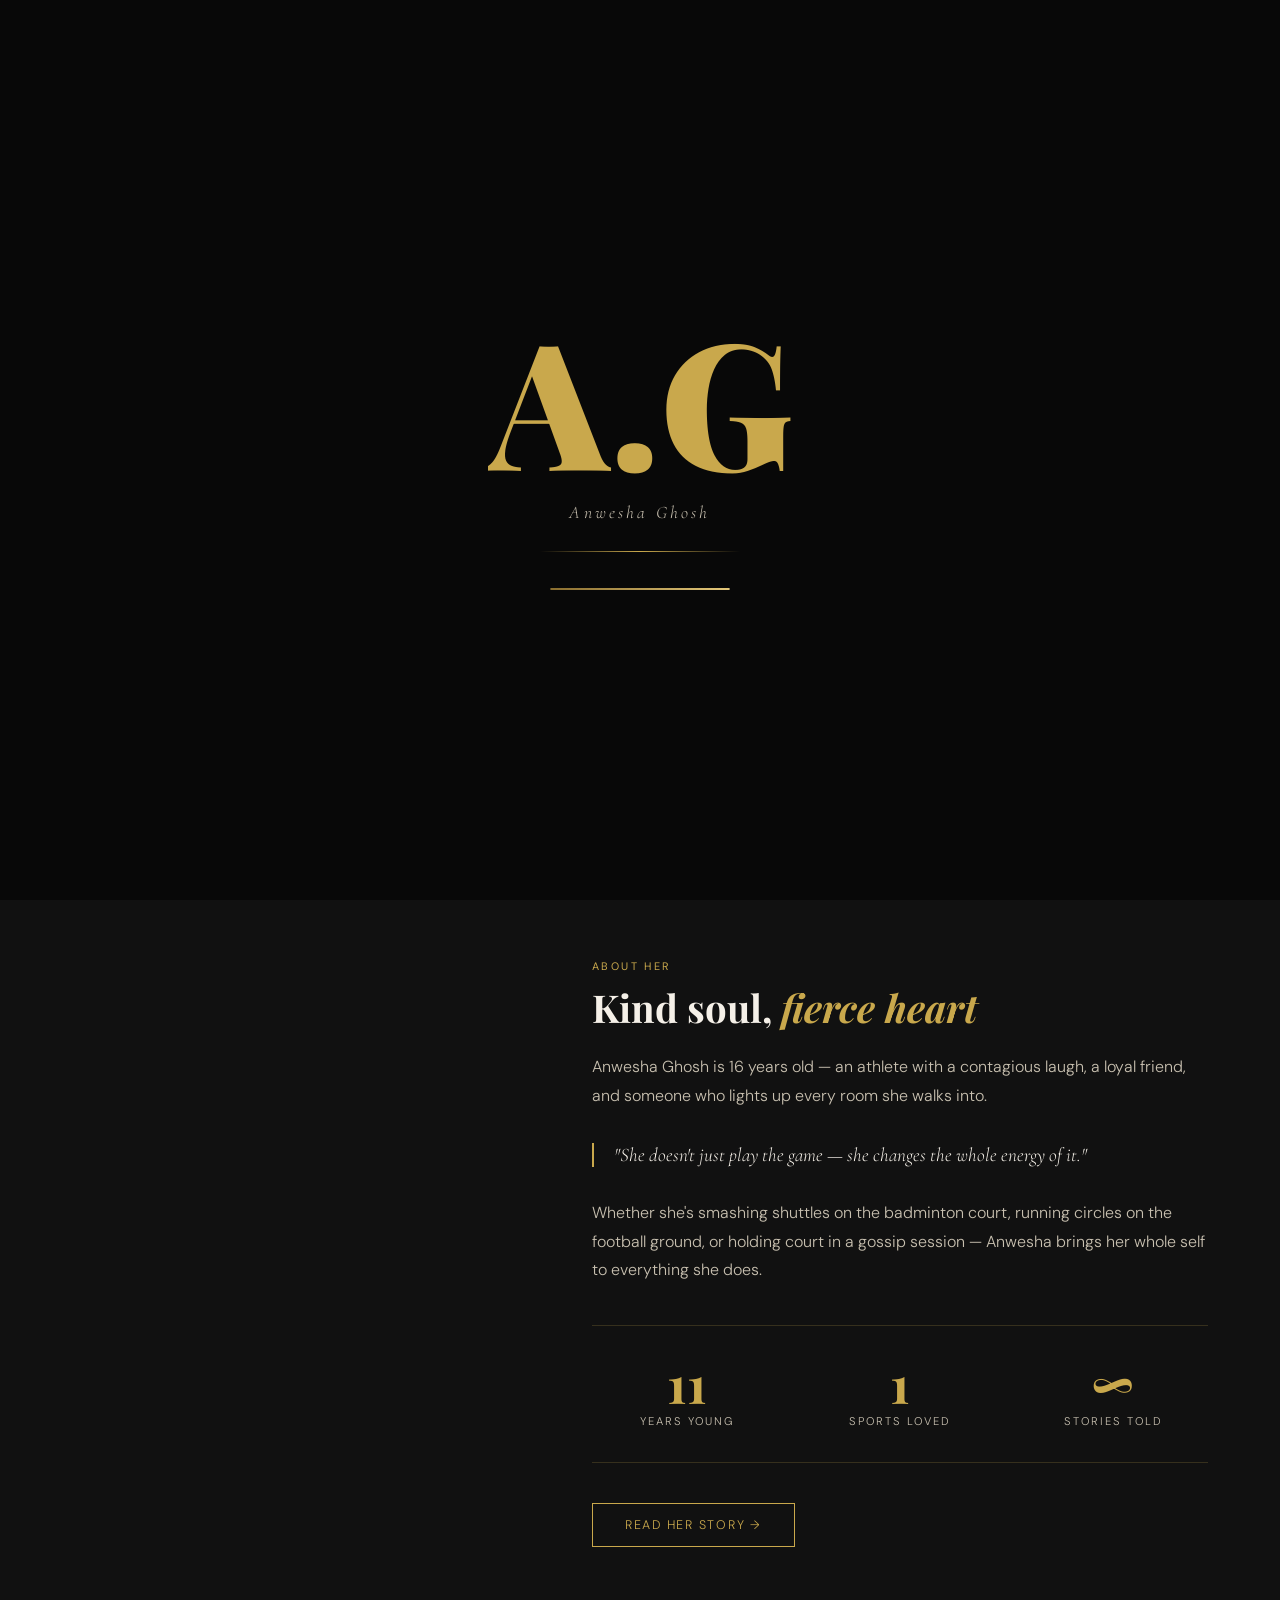
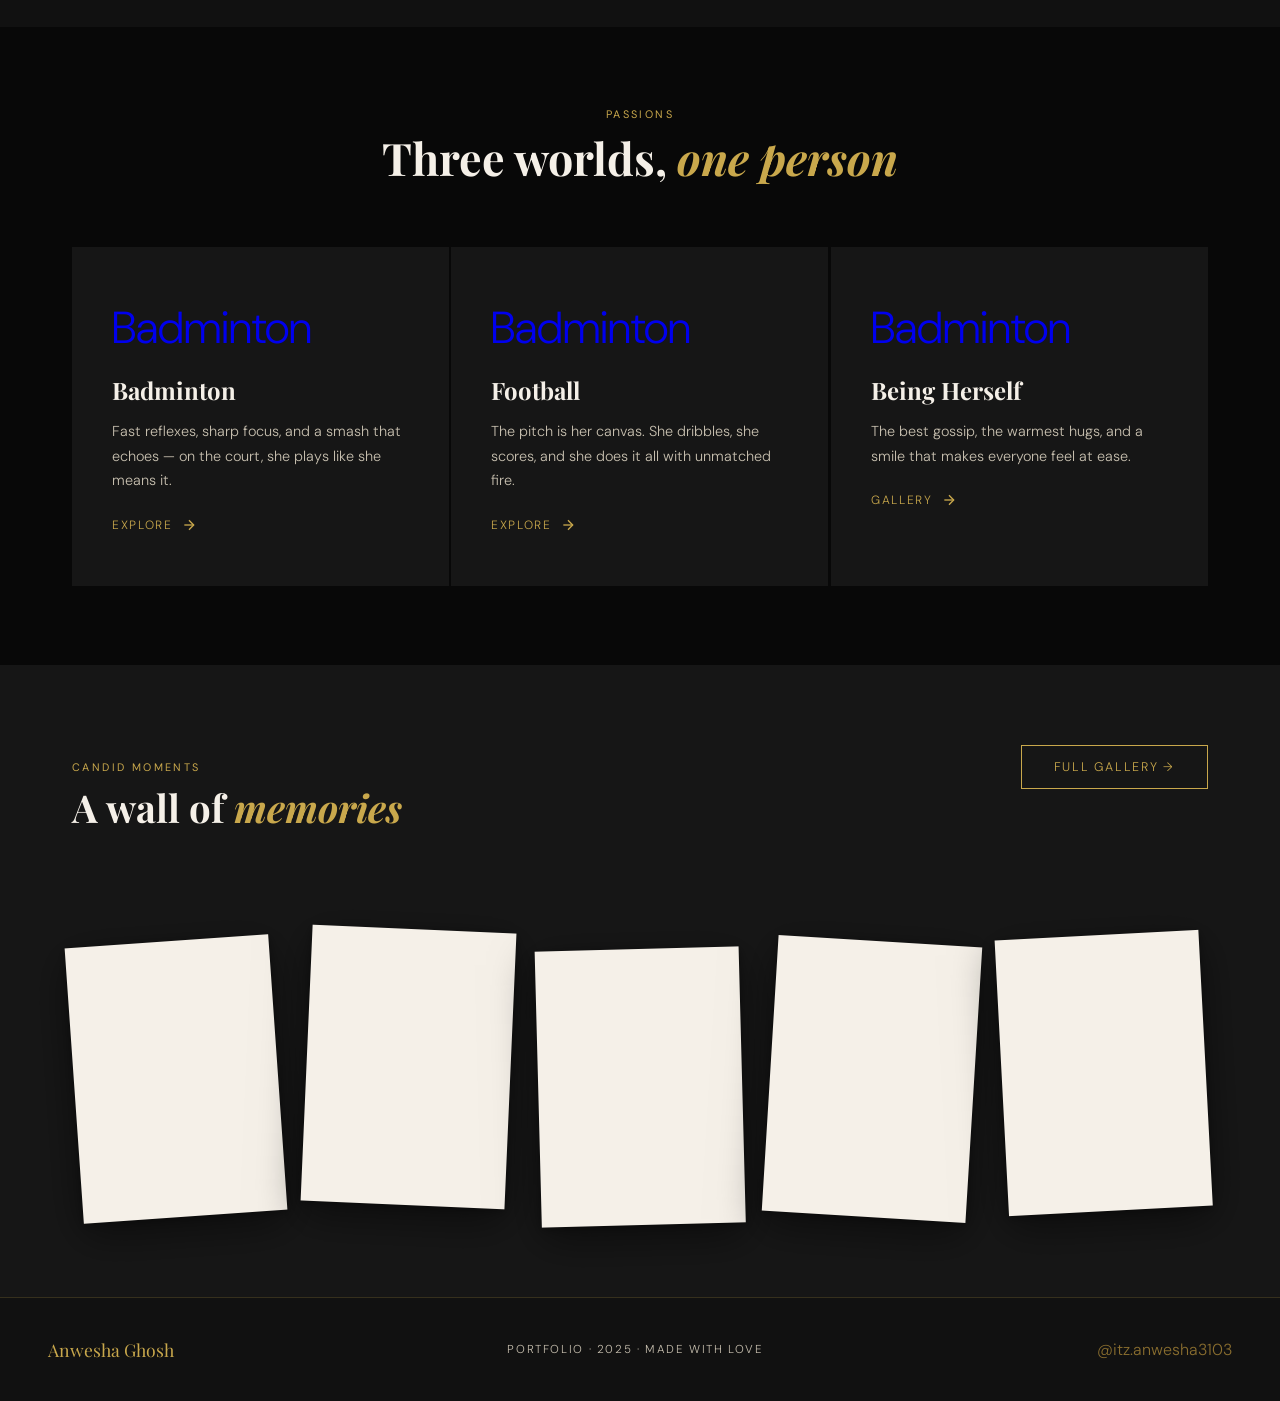
<file: index.html>
<!DOCTYPE html>
<html lang="en">
<head>
<meta charset="UTF-8">
<meta name="viewport" content="width=device-width, initial-scale=1.0">
<title>Anwesha Ghosh — Portfolio</title>
<link rel="stylesheet" href="style.css">
<style>
/* ── HERO ── */
.hero {
  min-height: calc(100vh - var(--nav-h));
  display: grid;
  grid-template-columns: 1fr 1fr;
  position: relative; overflow: hidden;
}
.hero-left {
  display: flex; flex-direction: column;
  justify-content: center;
  padding: 80px 64px 100px 72px;
  position: relative; z-index: 2;
}
.hero-eyebrow {
  display: flex; align-items: center; gap: 14px;
  margin-bottom: 32px;
}
.hero-eyebrow-line { width: 40px; height: 1px; background: var(--gold); }
.hero-eyebrow span {
  font-size: .7rem; letter-spacing: .24em; text-transform: uppercase;
  color: var(--gold); font-family: 'DM Sans', sans-serif;
}
.hero-name {
  font-family: 'Playfair Display', serif;
  font-size: clamp(3.2rem, 5vw, 5.6rem);
  font-weight: 900; line-height: 1.0; color: var(--ivory); margin-bottom: 8px;
}
.hero-name em { font-style: italic; color: var(--gold); display: block; }
.hero-surname {
  font-family: 'Cormorant Garamond', serif;
  font-size: clamp(2rem, 3.5vw, 3.8rem);
  font-weight: 300; letter-spacing: .1em;
  color: var(--ivory-dim); display: block; margin-bottom: 28px;
}
.hero-typewriter {
  font-family: 'Cormorant Garamond', serif;
  font-size: 1.25rem; font-style: italic;
  color: var(--gold-dim); height: 1.6rem; margin-bottom: 28px;
}
.hero-desc {
  font-size: 1.0rem; line-height: 1.75;
  color: var(--ivory-dim); max-width: 400px; margin-bottom: 36px;
}
.hero-tags { display: flex; gap: 10px; flex-wrap: wrap; margin-bottom: 36px; }
.hero-tag {
  padding: 6px 16px;
  border: 1px solid rgba(201,168,76,.35);
  font-size: .68rem; letter-spacing: .14em;
  text-transform: uppercase; color: var(--gold-dim);
  font-family: 'DM Sans', sans-serif;
  transition: background .2s, color .2s;
}
.hero-tag:hover { background: rgba(201,168,76,.1); color: var(--gold); }
.hero-ctas { display: flex; gap: 16px; flex-wrap: wrap; margin-bottom: 0; }

/* birthday countdown pill */
.bday-pill {
  display: inline-flex; align-items: center; gap: 10px;
  margin-top: 28px;
  padding: 12px 24px;
  background: rgba(255,255,255,0.05);
  backdrop-filter: blur(16px) saturate(180%);
  -webkit-backdrop-filter: blur(16px) saturate(180%);
  border: 1px solid rgba(255,255,255,0.13);
  border-radius: 50px;
  box-shadow: 0 4px 20px rgba(0,0,0,0.35), inset 0 1px 0 rgba(255,255,255,.15);
  width: fit-content;
}
.bday-pill .cake { font-size: 1.1rem; }

/* ── HERO RIGHT ── */
.hero-right { position: relative; overflow: hidden; }
.hero-right-bg {
  position: absolute; inset: 0;
  background: linear-gradient(135deg, var(--deep) 0%, rgba(201,168,76,.06) 100%);
}
.hero-img-grid {
  position: absolute; inset: 0;
  display: grid; grid-template-columns: 1fr 1fr; grid-template-rows: 1fr 1fr;
}
.hero-img-grid .cell { overflow: hidden; position: relative; }
.hero-img-grid .cell img {
  width: 100%; height: 100%; object-fit: cover;
  transition: transform .7s ease;
  filter: brightness(.75) contrast(1.05);
}
.hero-img-grid .cell:hover img { transform: scale(1.06); }
.hero-img-grid::after {
  content: ''; position: absolute; inset: 0; pointer-events: none;
  background:
    linear-gradient(90deg, var(--black) 0%, transparent 15%),
    linear-gradient(270deg, transparent 85%, rgba(8,8,8,.4) 100%);
}
.hero-date-badge {
  position: absolute; bottom: 44px;
  left: 50%; transform: translateX(-24%);
  z-index: 10; text-align: center;
  padding: 20px 32px;
  font-family: 'Playfair Display', serif;
  font-size: 1.1rem; font-weight: 700; color: var(--ivory);
  background: rgba(255,255,255,0.07);
  backdrop-filter: blur(22px) saturate(200%) brightness(1.15);
  -webkit-backdrop-filter: blur(22px) saturate(200%) brightness(1.15);
  border: 1px solid rgba(255,255,255,0.18);
  border-bottom-color: rgba(255,255,255,0.06);
  border-right-color: rgba(255,255,255,0.06);
  box-shadow: 0 8px 32px rgba(0,0,0,0.45), 0 2px 8px rgba(0,0,0,0.3),
    inset 0 1px 0 rgba(255,255,255,0.25), inset 0 -1px 0 rgba(0,0,0,0.1),
    0 0 0 1px rgba(201,168,76,0.12);
  border-radius: 4px;
  background-image: linear-gradient(135deg,rgba(255,255,255,0.12) 0%,rgba(255,255,255,0.02) 40%,rgba(201,168,76,0.06) 100%);
}
.hero-date-badge .badge-date {
  display: block; color: var(--gold-light); font-size: 1.2rem;
  letter-spacing: .05em; text-shadow: 0 1px 12px rgba(201,168,76,.5);
}
.hero-date-badge small {
  display: block; font-family: 'DM Sans', sans-serif;
  font-size: .62rem; letter-spacing: .22em; text-transform: uppercase;
  color: rgba(245,240,232,.75); font-weight: 400; margin-top: 5px;
}
.hero-scroll {
  position: absolute; bottom: 32px; left: 26%;
  transform: translateX(-50%); z-index: 6;
}
.hero::before {
  content: ''; position: absolute; left: 50%; top: 15%; height: 70%;
  width: 1px;
  background: linear-gradient(180deg, transparent, rgba(201,168,76,.3), transparent);
  z-index: 1;
}

/* ── ABOUT STRIP ── */
.about-strip {
  background: var(--deep); padding: 80px 72px;
  display: grid; grid-template-columns: 1fr 1.4fr;
  gap: 80px; align-items: center;
}
.about-strip-img { position: relative; }
.about-strip-img .main-photo {
  width: 100%; aspect-ratio: 3/4; object-fit: cover; display: block;
  filter: brightness(.9) contrast(1.05);
}
.about-strip-img::before {
  content: ''; position: absolute; top: -16px; left: -16px; right: 16px; bottom: 16px;
  border: 1px solid rgba(201,168,76,.3); z-index: 0; pointer-events: none;
}
.about-strip-img .main-photo { position: relative; z-index: 1; }
.about-strip-text h2 { font-size: clamp(2rem,3vw,3.2rem); color: var(--ivory); margin-bottom: 24px; line-height: 1.15; }
.about-strip-text p { font-size: 1.0rem; line-height: 1.8; color: var(--ivory-dim); margin-bottom: 18px; }
.about-strip-text .quote { border-left: 2px solid var(--gold); padding-left: 20px; font-family: 'Cormorant Garamond', serif; font-style: italic; font-size: 1.2rem; color: var(--ivory); margin: 32px 0; }
.stats-row {
  display: grid; grid-template-columns: repeat(3,1fr); gap: 24px; margin: 40px 0;
  padding: 32px 0;
  border-top: 1px solid rgba(201,168,76,.2); border-bottom: 1px solid rgba(201,168,76,.2);
}

/* ── INTERESTS ── */
.interests { padding: 80px 72px; }
.interests-header { text-align: center; margin-bottom: 64px; }
.interests-header h2 { font-size: clamp(2.2rem,3.5vw,4rem); color: var(--ivory); }
.interests-grid { display: grid; grid-template-columns: repeat(3,1fr); gap: 2px; }
.interest-card {
  background: var(--panel); padding: 52px 40px;
  position: relative; overflow: hidden; cursor: none;
  transition: background .3s; text-decoration: none; display: block;
}
.interest-card:hover { background: #1e1e1e; }
.interest-card::before {
  content: ''; position: absolute; bottom: 0; left: 0; right: 0;
  height: 2px; background: var(--gold);
  transform: scaleX(0); transform-origin: left; transition: transform .4s ease;
}
.interest-card:hover::before { transform: scaleX(1); }
.interest-icon { font-size: 2.8rem; margin-bottom: 20px; display: block; }
.interest-card h3 { font-size: 1.5rem; color: var(--ivory); margin-bottom: 16px; }
.interest-card p { font-size: .9rem; line-height: 1.7; color: var(--ivory-dim); }
.interest-link {
  display: inline-flex; align-items: center; gap: 8px; margin-top: 24px;
  font-size: .75rem; letter-spacing: .14em; text-transform: uppercase;
  color: var(--gold); font-family: 'DM Sans', sans-serif;
}
.interest-link svg { width: 16px; transition: transform .25s; }
.interest-card:hover .interest-link svg { transform: translateX(4px); }

/* ── POLAROID (new!) ── */
.polaroid-section { padding: 80px 72px; background: var(--panel); }
.polaroid-section .ps-header { display: flex; align-items: baseline; justify-content: space-between; margin-bottom: 56px; }
.polaroid-section .ps-header h2 { font-size: clamp(2rem,3vw,3.4rem); color: var(--ivory); }

/* ── GALLERY PREVIEW ── */
.gallery-preview { padding: 80px 72px; background: var(--deep); }
.gallery-preview-header { display: flex; align-items: baseline; justify-content: space-between; margin-bottom: 48px; }
.gallery-preview-header h2 { font-size: clamp(2rem,3vw,3.4rem); color: var(--ivory); }
.gallery-mosaic { display: grid; grid-template-columns: repeat(4,1fr); grid-template-rows: auto; gap: 4px; }
.gallery-mosaic .cell { overflow: hidden; position: relative; cursor: none; }
.gallery-mosaic .cell img { width: 100%; height: 100%; object-fit: cover; display: block; filter: brightness(.8) contrast(1.05); transition: transform .5s ease, filter .3s; }
.gallery-mosaic .cell:hover img { transform: scale(1.07); filter: brightness(.95) contrast(1.1); }
.cell-tall { grid-row: span 2; } .cell-wide { grid-column: span 2; }

@media (max-width: 900px) {
  .hero { grid-template-columns: 1fr; }
  .hero-right { height: 50vh; }
  .hero-left { padding: 48px 28px; }
  .about-strip { grid-template-columns: 1fr; padding: 48px 28px; gap: 40px; }
  .interests { padding: 48px 28px; }
  .interests-grid { grid-template-columns: 1fr; }
  .gallery-preview { padding: 48px 28px; }
  .gallery-mosaic { grid-template-columns: repeat(2,1fr); }
  .cell-wide { grid-column: span 1; }
  .polaroid-section { padding: 48px 20px; }
}
</style>
</head>
<body>

<!-- SPLASH SCREEN -->
<div id="splash">
  <div class="splash-monogram">
    <span class="splash-letter">A</span>
    <span class="splash-dot">.</span>
    <span class="splash-letter">G</span>
  </div>
  <p class="splash-sub">Anwesha Ghosh</p>
  <div class="splash-line"></div>
  <div class="splash-bar"><div class="splash-bar-fill"></div></div>
</div>

<!-- SCROLL PROGRESS -->
<div id="scroll-progress"></div>

<!-- PAGE TRANSITION -->
<div id="page-transition"></div>

<div class="cursor-dot"></div>
<div class="cursor-ring"></div>

<!-- FLOATING SOCIAL -->
<div class="social-float">
  <a href="https://www.instagram.com/itz.anwesha3103" target="_blank" title="Instagram">
    <svg viewBox="0 0 24 24" fill="none" stroke="currentColor" stroke-width="1.5" width="16"><rect x="2" y="2" width="20" height="20" rx="5"/><circle cx="12" cy="12" r="4"/><circle cx="17.5" cy="6.5" r="1" fill="currentColor" stroke="none"/></svg>
  </a>
  <a href="sports.html" title="Sports"></a>
  <a href="gallery.html" title="Gallery"></a>
</div>

<!-- NAV -->
<nav>
  <a href="index.html" class="nav-logo">A.G</a>
  <ul class="nav-links">
    <li><a href="index.html">Home</a></li>
    <li><a href="about.html">About</a></li>
    <li><a href="sports.html">Sports</a></li>
    <li><a href="gallery.html">Gallery</a></li>
    <li><a href="connect.html">Connect</a></li>
  </ul>
  <a href="https://www.instagram.com/itz.anwesha3103" target="_blank" class="nav-insta">@itz.anwesha3103</a>
</nav>

<!-- HERO -->
<section class="hero page">
  <div class="hero-left">
    <div class="hero-eyebrow fade-up d1">
      <div class="hero-eyebrow-line"></div>
      <span>Portfolio · 2025</span>
    </div>

    <h1 class="hero-name fade-up d2"><em>Anwesha</em></h1>
    <span class="hero-surname fade-up d3">Ghosh</span>

    <!-- TYPEWRITER -->
    <div class="hero-typewriter fade-up d3">
      <span id="typewriter" data-words='["Athlete. Fighter. Champion.","Friend you never forget.","The loudest laugh in the room.","Badminton. Football. Legend.","Born 31 March · Purely golden."]'></span>
    </div>

    <p class="hero-desc fade-up d4">
      From the badminton court to the football ground, and every gossip session in between — 
      Anwesha finds the poetry in ordinary moments.
    </p>

    <div class="hero-tags fade-up d4">
      <span class="hero-tag">Badminton</span>
      <span class="hero-tag">Football</span>
      <span class="hero-tag">March 31st</span>
      <span class="hero-tag">16 Years</span>
    </div>

    <div class="hero-ctas fade-up d5">
      <a href="about.html" class="btn btn-fill">Meet Anwesha</a>
      <a href="gallery.html" class="btn">View Gallery</a>
    </div>

    <!-- BIRTHDAY COUNTDOWN -->
    <div class="bday-pill fade-up d5">
      
      <div id="bday-countdown">
        <span class="cd-num">—</span>
        <span class="cd-label">calculating...</span>
      </div>
    </div>
  </div>

  <div class="hero-right" data-parallax="-0.12">
    <div class="hero-right-bg"></div>
    <div class="hero-img-grid">
      <div class="cell"><img src="images/img4.jpg" alt="Anwesha"></div>
      <div class="cell"><img src="images/img9.jpg" alt="Anwesha"></div>
      <div class="cell"><img src="images/img7.jpg" alt="Anwesha"></div>
      <div class="cell"><img src="images/img3.jpg" alt="Anwesha"></div>
    </div>
    <div class="hero-date-badge">
      <span class="badge-date">31 March</span>
      <small>Born to shine </small>
    </div>
  </div>

  <div class="hero-scroll">
    <div class="scroll-hint">
      <span>Scroll</span>
      <svg viewBox="0 0 24 24"><polyline points="6 9 12 15 18 9"></polyline></svg>
    </div>
  </div>
</section>

<!-- MARQUEE -->
<div class="marquee-wrap">
  <div class="marquee-track">
    <span>Anwesha Ghosh</span><span class="dot"></span>
    <span>Badminton</span><span class="dot"></span>
    <span>Football</span><span class="dot"></span>
    <span>March 31st</span><span class="dot"></span>
    <span>Kind Soul</span><span class="dot"></span>
    <span>Fierce Heart</span><span class="dot"></span>
    <span>Loyal Friend</span><span class="dot"></span>
    <span>@itz.anwesha3103</span><span class="dot"></span>
    <span>Anwesha Ghosh</span><span class="dot"></span>
    <span>Badminton</span><span class="dot"></span>
    <span>Football</span><span class="dot"></span>
    <span>March 31st</span><span class="dot"></span>
    <span>Kind Soul</span><span class="dot"></span>
    <span>Fierce Heart</span><span class="dot"></span>
    <span>Loyal Friend</span><span class="dot"></span>
    <span>@itz.anwesha3103</span><span class="dot"></span>
  </div>
</div>

<!-- ABOUT STRIP -->
<section class="about-strip reveal">
  <div class="about-strip-img tilt-card">
    <img class="main-photo" src="images/img2.jpg" alt="Anwesha">
  </div>
  <div class="about-strip-text">
    <span class="section-tag">About Her</span>
    <h2>Kind soul, <em class="gold-text italic-text">fierce heart</em></h2>
    <p>Anwesha Ghosh is 16 years old — an athlete with a contagious laugh, a loyal friend, and someone who lights up every room she walks into.</p>
    <div class="quote">"She doesn't just play the game — she changes the whole energy of it."</div>
    <p>Whether she's smashing shuttles on the badminton court, running circles on the football ground, or holding court in a gossip session — Anwesha brings her whole self to everything she does.</p>

    <div class="stats-row">
      <div class="stat-item">
        <span class="stat-number" data-count="16">0</span>
        <span class="stat-label">Years Young</span>
      </div>
      <div class="stat-item">
        <span class="stat-number" data-count="2">0</span>
        <span class="stat-label">Sports Loved</span>
      </div>
      <div class="stat-item">
        <span class="stat-number" data-count="inf">∞</span>
        <span class="stat-label">Stories Told</span>
      </div>
    </div>
    <a href="about.html" class="btn">Read Her Story →</a>
  </div>
</section>

<!-- INTERESTS -->
<section class="interests">
  <div class="interests-header reveal">
    <span class="section-tag">Passions</span>
    <h2>Three worlds, <em class="gold-text italic-text">one person</em></h2>
  </div>
  <div class="interests-grid">
    <a href="sports.html" class="interest-card tilt-card reveal">
      <span class="interest-icon">Badminton</span>
      <h3>Badminton</h3>
      <p>Fast reflexes, sharp focus, and a smash that echoes — on the court, she plays like she means it.</p>
      <span class="interest-link">Explore <svg viewBox="0 0 24 24" fill="none" stroke="currentColor" stroke-width="2"><line x1="5" y1="12" x2="19" y2="12"/><polyline points="12 5 19 12 12 19"/></svg></span>
    </a>
    <a href="sports.html" class="interest-card tilt-card reveal">
      <span class="interest-icon">Badminton</span>
      <h3>Football</h3>
      <p>The pitch is her canvas. She dribbles, she scores, and she does it all with unmatched fire.</p>
      <span class="interest-link">Explore <svg viewBox="0 0 24 24" fill="none" stroke="currentColor" stroke-width="2"><line x1="5" y1="12" x2="19" y2="12"/><polyline points="12 5 19 12 12 19"/></svg></span>
    </a>
    <a href="gallery.html" class="interest-card tilt-card reveal">
      <span class="interest-icon">Badminton</span>
      <h3>Being Herself</h3>
      <p>The best gossip, the warmest hugs, and a smile that makes everyone feel at ease.</p>
      <span class="interest-link">Gallery <svg viewBox="0 0 24 24" fill="none" stroke="currentColor" stroke-width="2"><line x1="5" y1="12" x2="19" y2="12"/><polyline points="12 5 19 12 12 19"/></svg></span>
    </a>
  </div>
</section>

<!-- POLAROID WALL (NEW!) -->
<section class="polaroid-section reveal">
  <div class="ps-header">
    <div>
      <span class="section-tag">Candid Moments</span>
      <h2>A wall of <em class="gold-text italic-text">memories</em></h2>
    </div>
    <a href="gallery.html" class="btn">Full Gallery →</a>
  </div>
  <div class="polaroid-wall">
    <div class="polaroid tilt-card">
      <img src="images/img1.jpg" alt="">
      <span class="polaroid-caption">road trip soul</span>
    </div>
    <div class="polaroid tilt-card">
      <img src="images/img4.jpg" alt="">
      <span class="polaroid-caption">wholly herself</span>
    </div>
    <div class="polaroid tilt-card">
      <img src="images/img6.jpg" alt="">
      <span class="polaroid-caption">the hero she is</span>
    </div>
    <div class="polaroid tilt-card">
      <img src="images/img5.jpg" alt="">
      <span class="polaroid-caption">dressed in gold</span>
    </div>
    <div class="polaroid tilt-card">
      <img src="images/img3.jpg" alt="">
      <span class="polaroid-caption">mirror, mirror</span>
    </div>
  </div>
</section>



<!-- FOOTER -->
<footer>
  <span class="footer-name">Anwesha Ghosh</span>
  <span class="footer-meta">Portfolio · 2025 · Made with love</span>
  <a href="https://www.instagram.com/itz.anwesha3103" target="_blank">@itz.anwesha3103</a>
</footer>

<script src="script.js"></script>
</body>
</html>
</file>
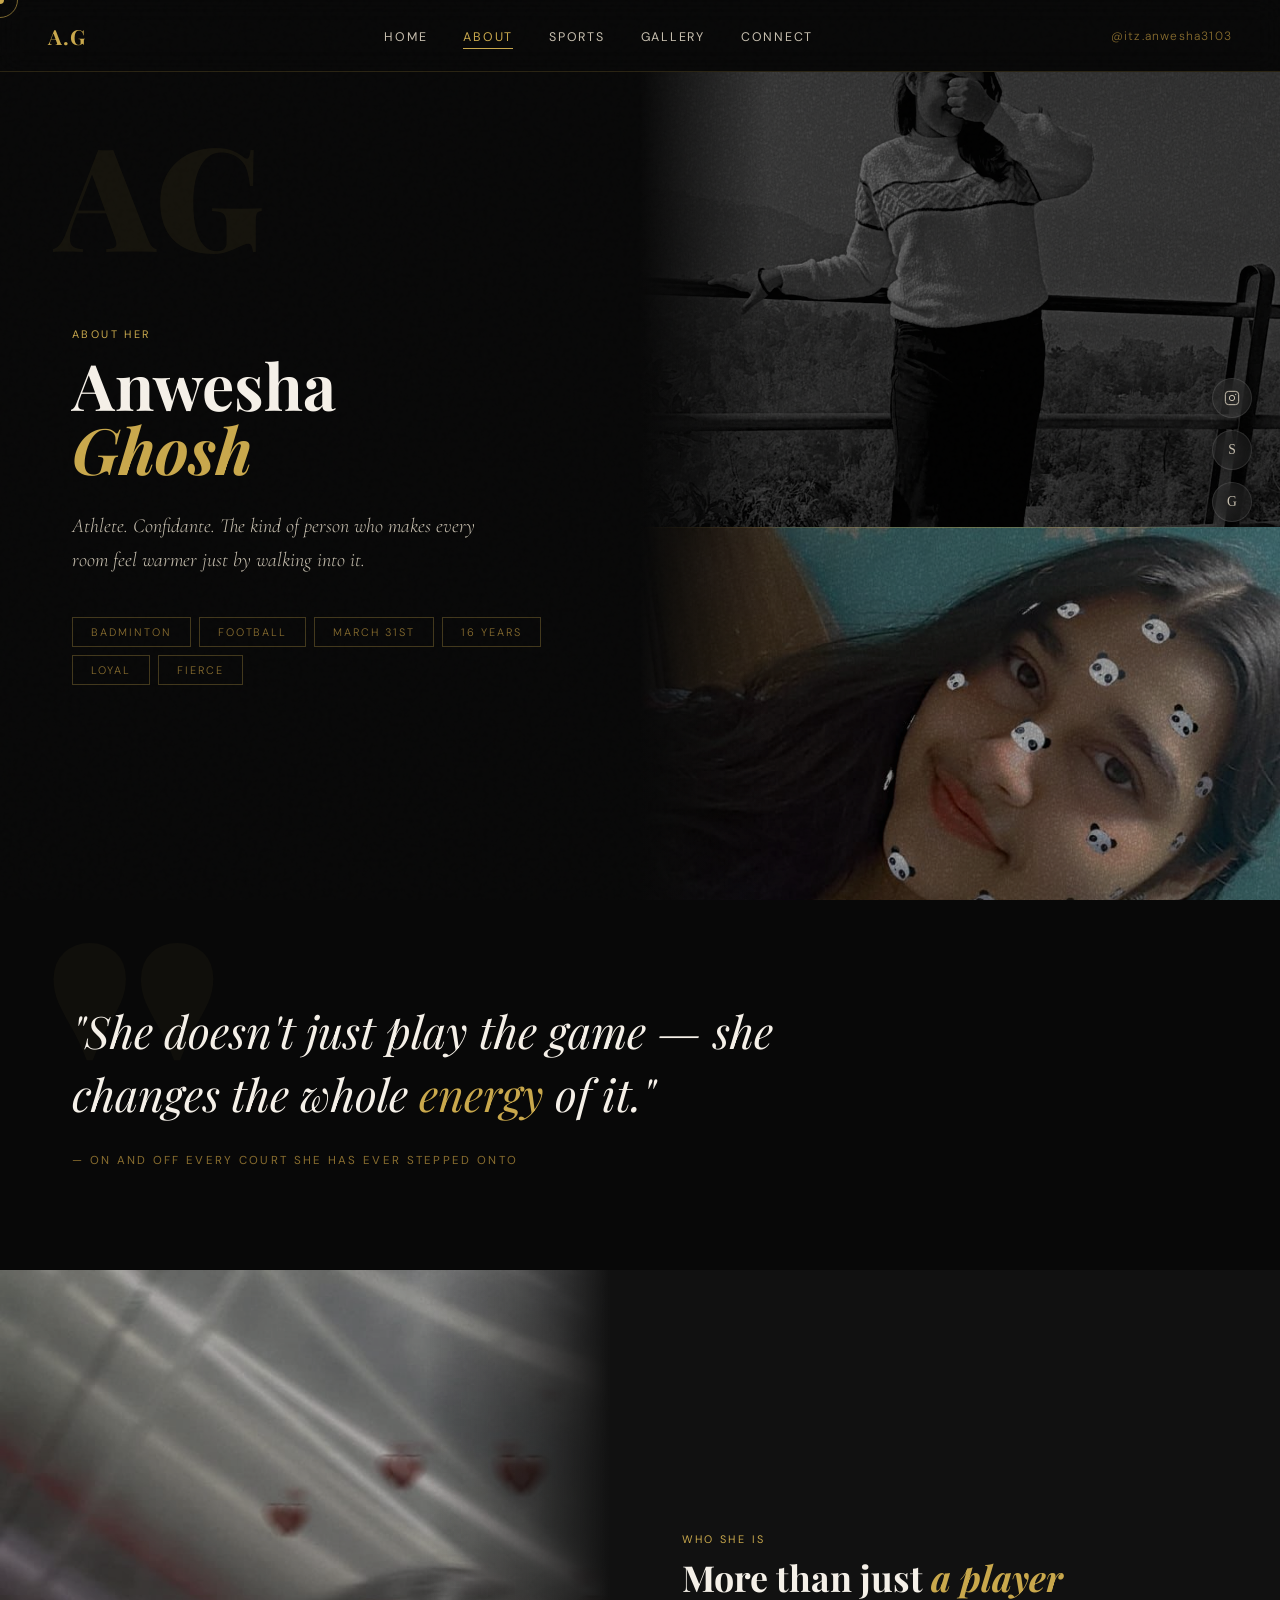
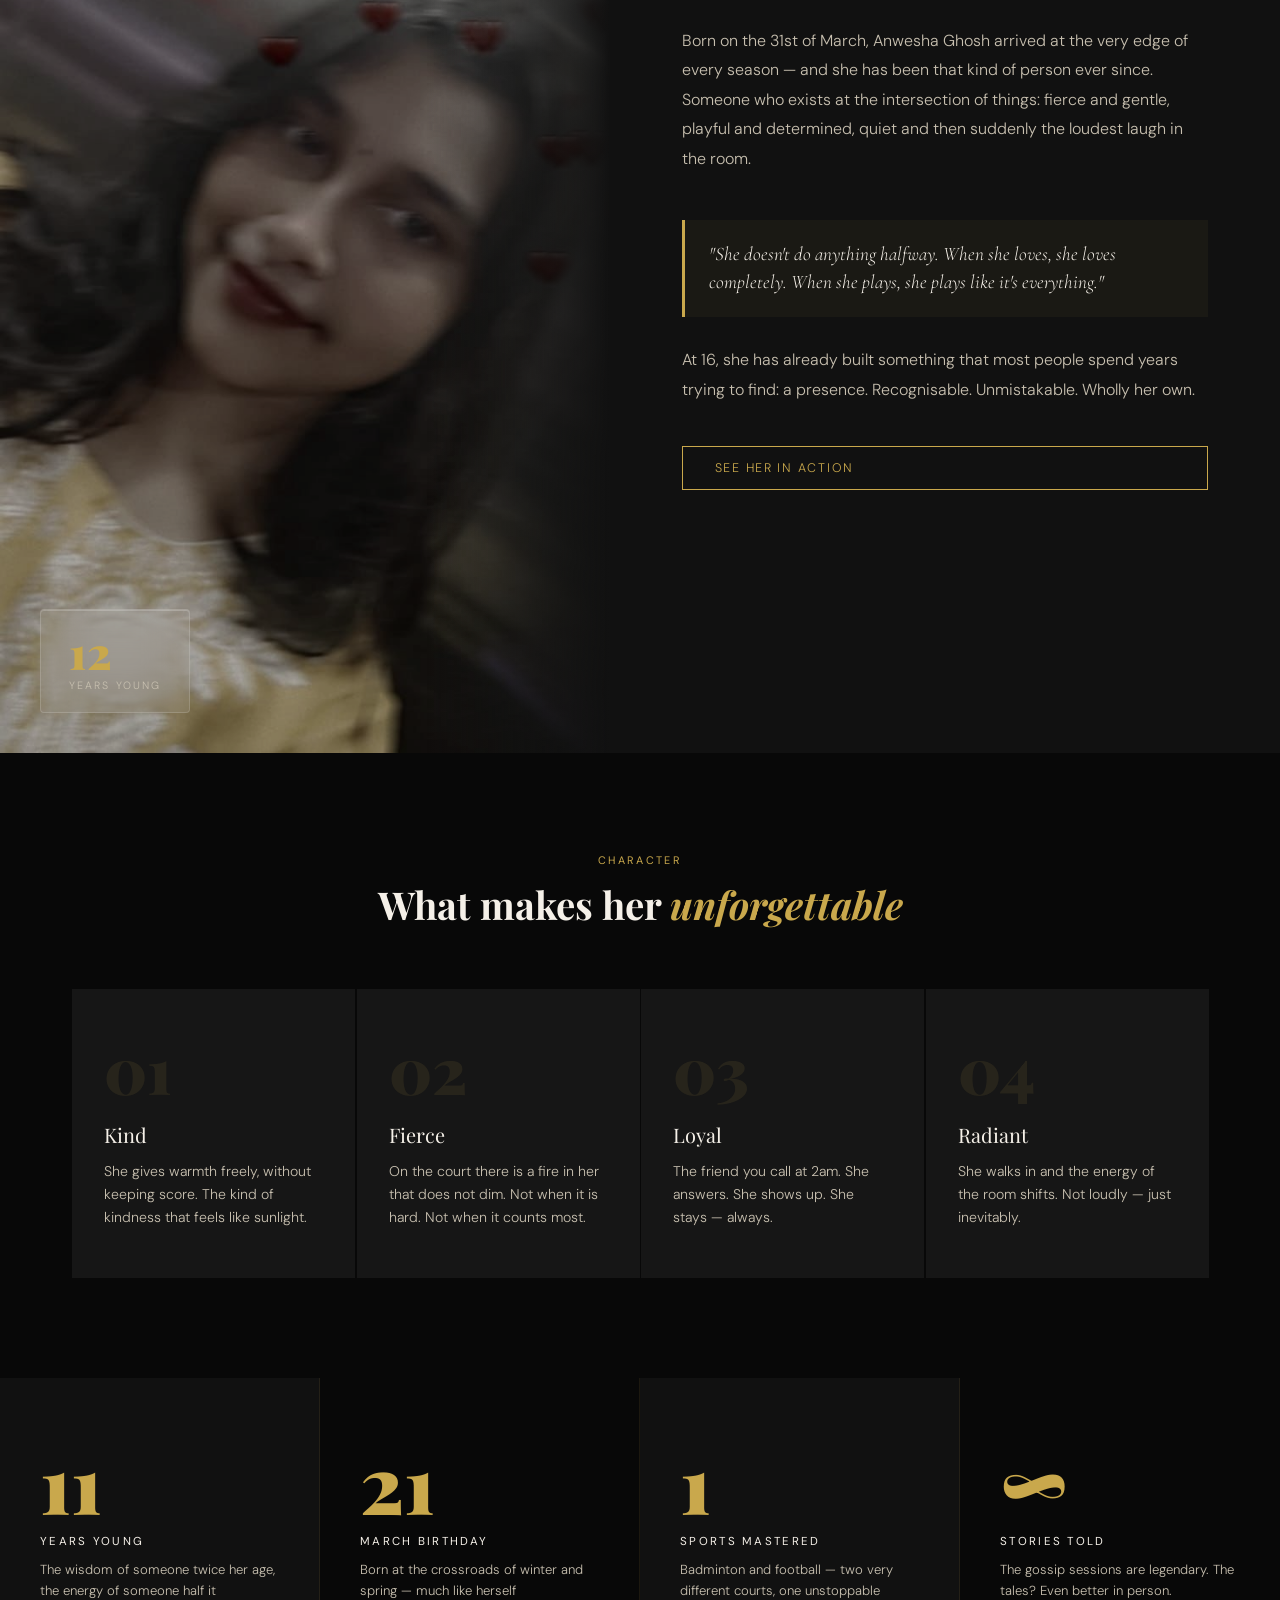
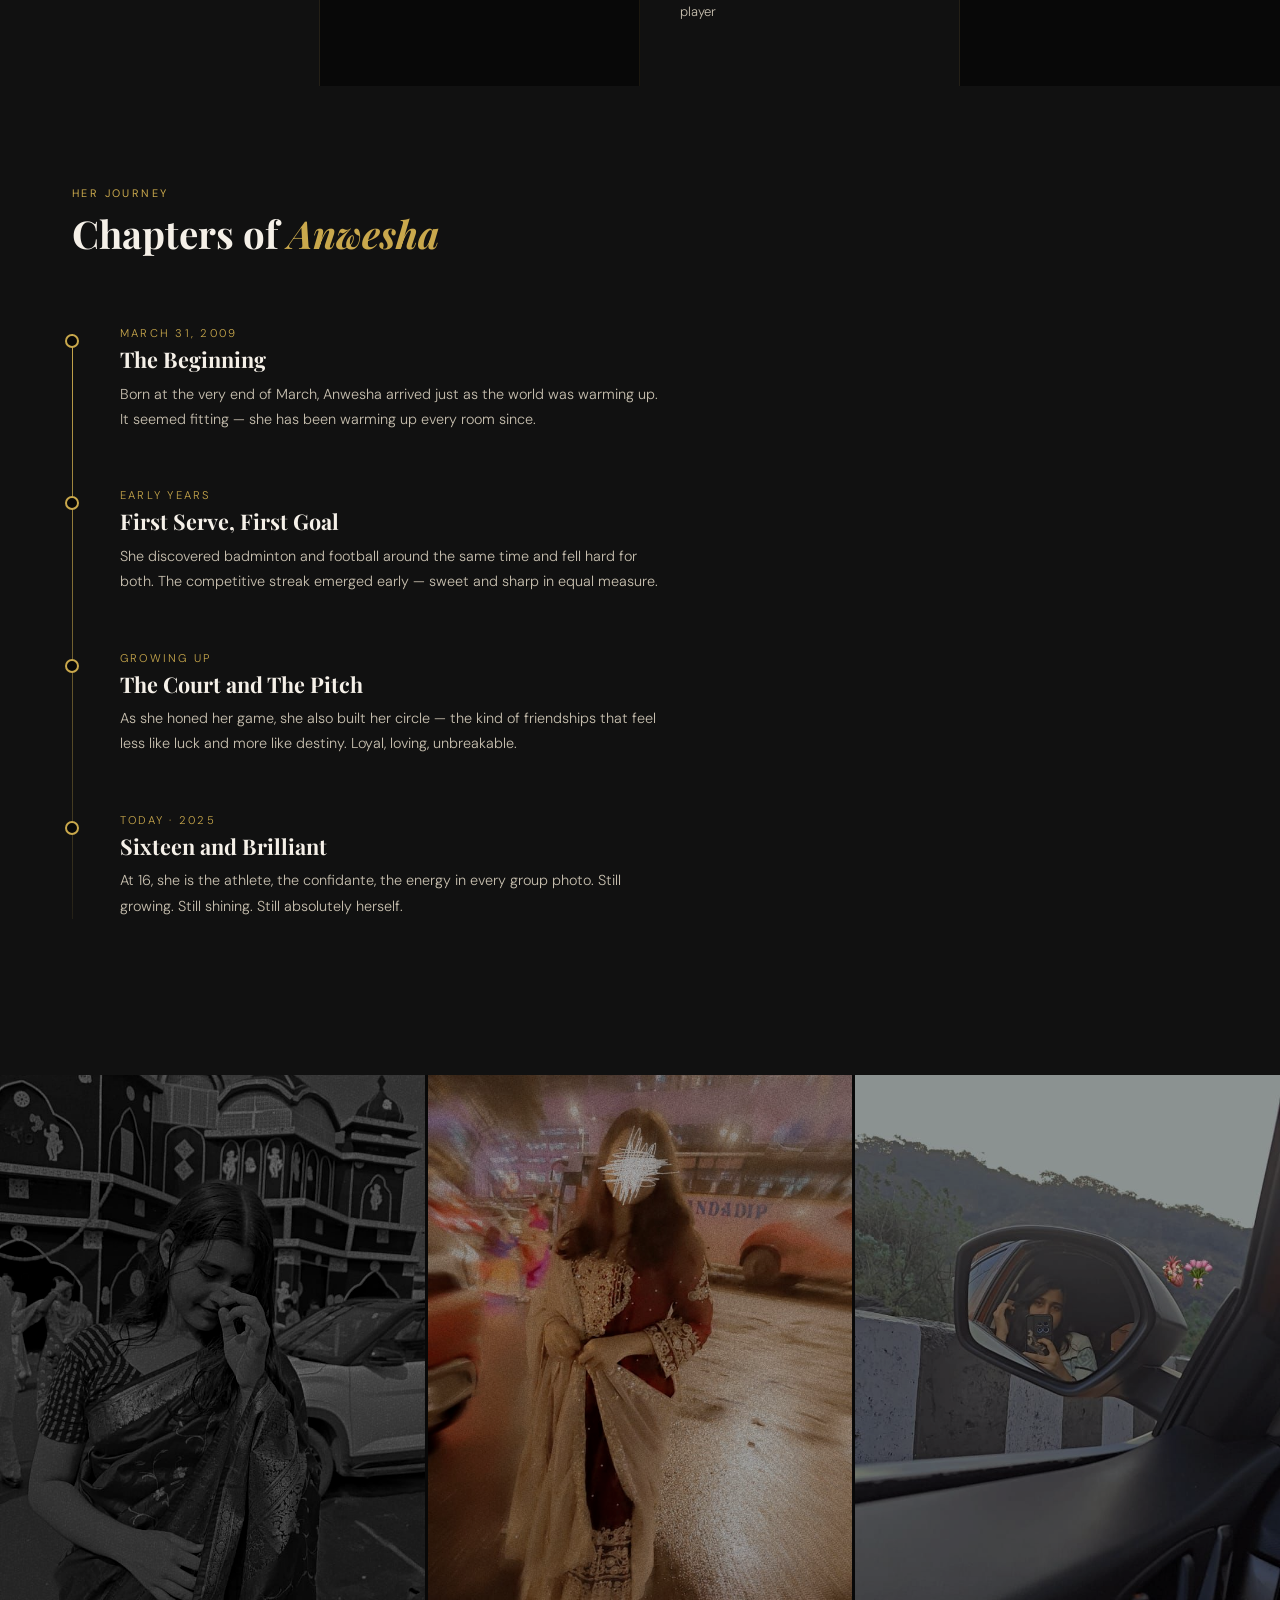
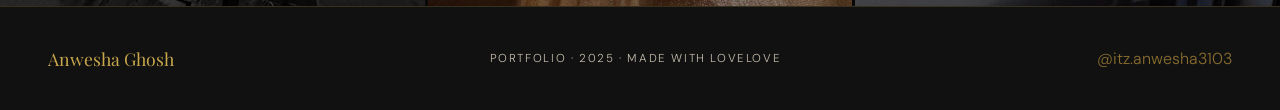
<file: about.html>
<!DOCTYPE html>
<html lang="en">
<head>
<meta charset="UTF-8">
<meta name="viewport" content="width=device-width, initial-scale=1.0">
<title>About — Anwesha Ghosh</title>
<link rel="stylesheet" href="style.css">
<style>
/* ── CINEMATIC HERO ── */
.about-hero {
  min-height: 100vh;
  display: grid;
  grid-template-columns: 1fr 1fr;
  position: relative; overflow: hidden;
}
.ah-left {
  background: var(--black);
  display: flex; flex-direction: column;
  justify-content: center;
  padding: 120px 72px 80px;
  position: relative; z-index: 2;
}
.ah-index {
  font-family: 'Playfair Display', serif;
  font-size: 9rem; font-weight: 900;
  color: rgba(201,168,76,.07);
  line-height: 1; position: absolute;
  top: 48px; left: 56px;
  user-select: none; pointer-events: none;
}
.ah-left h1 {
  font-size: clamp(3rem, 5vw, 6.5rem);
  color: var(--ivory); line-height: 1.0;
  position: relative; z-index: 1;
}
.ah-left h1 em { color: var(--gold); font-style: italic; display: block; }
.ah-left .intro-text {
  font-family: 'Cormorant Garamond', serif;
  font-size: 1.25rem; font-style: italic;
  color: var(--ivory-dim); line-height: 1.7;
  max-width: 420px; margin-top: 28px;
}
.ah-tags {
  display: flex; flex-wrap: wrap; gap: 8px; margin-top: 40px;
}
.ah-tag {
  padding: 7px 18px;
  border: 1px solid rgba(201,168,76,.3);
  font-size: .68rem; letter-spacing: .18em;
  text-transform: uppercase; color: var(--gold-dim);
  font-family: 'DM Sans', sans-serif;
  transition: all .25s;
}
.ah-tag:hover { background: rgba(201,168,76,.08); color: var(--gold); border-color: var(--gold); }

.ah-right {
  position: relative; overflow: hidden;
}
.ah-photo-stack {
  position: absolute; inset: 0;
  display: grid;
  grid-template-rows: 55% 45%;
}
.ah-photo-stack .ph {
  overflow: hidden; position: relative;
}
.ah-photo-stack .ph img {
  width: 100%; height: 100%;
  object-fit: cover; display: block;
  filter: brightness(.7) contrast(1.08) saturate(.85);
  transition: transform .8s ease;
}
.ah-photo-stack .ph:hover img { transform: scale(1.04); }
.ah-photo-stack::after {
  content: ''; position: absolute; inset: 0; pointer-events: none;
  background: linear-gradient(90deg, var(--black) 0%, transparent 20%);
}
/* gold divider line between photos */
.ah-photo-stack .ph-divider {
  position: absolute; left: 0; right: 0;
  height: 1px;
  background: linear-gradient(90deg, transparent, rgba(201,168,76,.4), transparent);
  top: 55%; z-index: 5; pointer-events: none;
}

/* scroll cue */
.ah-scroll {
  position: absolute; bottom: 36px; left: 72px;
  display: flex; align-items: center; gap: 14px;
  opacity: .5;
}
.ah-scroll-line { width: 40px; height: 1px; background: var(--gold); }
.ah-scroll span { font-size: .64rem; letter-spacing: .24em; text-transform: uppercase; color: var(--gold); }

/* ── BIG QUOTE ── */
.big-quote {
  padding: 100px 72px;
  background: var(--black);
  position: relative; overflow: hidden;
}
.big-quote::before {
  content: '"';
  position: absolute; top: -40px; left: 40px;
  font-family: 'Playfair Display', serif;
  font-size: 28rem; font-weight: 900;
  color: rgba(201,168,76,.04);
  line-height: 1; pointer-events: none;
}
.big-quote blockquote {
  font-family: 'Playfair Display', serif;
  font-size: clamp(1.8rem, 3.5vw, 3.5rem);
  font-style: italic; font-weight: 400;
  color: var(--ivory);
  max-width: 840px; line-height: 1.4;
  position: relative; z-index: 1;
}
.big-quote blockquote em { color: var(--gold); }
.big-quote cite {
  display: block; margin-top: 28px;
  font-family: 'DM Sans', sans-serif;
  font-size: .72rem; letter-spacing: .2em;
  text-transform: uppercase; color: var(--gold-dim);
  font-style: normal;
}

/* ── WHO SHE IS ── */
.who {
  display: grid; grid-template-columns: 1fr 1.1fr;
  min-height: 80vh;
}
.who-visual {
  position: relative; overflow: hidden;
}
.who-visual img {
  width: 100%; height: 100%;
  object-fit: cover; display: block;
  filter: brightness(.72) contrast(1.1) saturate(.8);
}
.who-visual::after {
  content: ''; position: absolute; inset: 0;
  background: linear-gradient(90deg, transparent 70%, var(--deep) 100%);
}
/* Overlay stat badge on photo */
.who-photo-badge {
  position: absolute; bottom: 40px; left: 40px;
  background: rgba(255,255,255,.06);
  backdrop-filter: blur(20px);
  border: 1px solid rgba(255,255,255,.15);
  border-radius: 4px; padding: 20px 28px;
  box-shadow: inset 0 1px 0 rgba(255,255,255,.2);
}
.who-photo-badge .wbnum {
  font-family: 'Playfair Display', serif;
  font-size: 2.8rem; font-weight: 900;
  color: var(--gold); display: block; line-height: 1;
}
.who-photo-badge .wblabel {
  font-size: .66rem; letter-spacing: .2em;
  text-transform: uppercase; color: var(--ivory-dim);
  display: block; margin-top: 4px;
}

.who-text {
  background: var(--deep);
  padding: 80px 72px;
  display: flex; flex-direction: column; justify-content: center;
}
.who-text h2 {
  font-size: clamp(2rem, 2.8vw, 3.2rem);
  color: var(--ivory); margin-bottom: 28px;
}
.who-text p {
  font-size: 1.0rem; line-height: 1.85;
  color: var(--ivory-dim); margin-bottom: 18px;
}
.who-text .callout {
  border-left: 3px solid var(--gold);
  padding: 20px 24px;
  background: rgba(201,168,76,.05);
  margin: 28px 0;
  font-family: 'Cormorant Garamond', serif;
  font-style: italic; font-size: 1.2rem;
  color: var(--ivory); line-height: 1.5;
}

/* ── TRAITS — new vibrant grid ── */
.traits-section {
  padding: 100px 72px;
  background: var(--black);
}
.traits-section h2 {
  font-size: clamp(2rem, 3vw, 3.6rem);
  color: var(--ivory); margin-bottom: 64px;
  text-align: center;
}
.traits-grid {
  display: grid;
  grid-template-columns: repeat(4, 1fr);
  gap: 2px;
}
.trait-block {
  background: var(--panel);
  padding: 48px 32px;
  position: relative; overflow: hidden;
  transition: background .3s;
}
.trait-block:hover { background: #1c1c1c; }
.trait-block::before {
  content: '';
  position: absolute; inset: 0;
  background: linear-gradient(135deg, rgba(201,168,76,.06) 0%, transparent 70%);
  opacity: 0; transition: opacity .3s;
}
.trait-block:hover::before { opacity: 1; }
.trait-num {
  font-family: 'Playfair Display', serif;
  font-size: 4rem; font-weight: 900;
  color: rgba(201,168,76,.1); line-height: 1;
  display: block; margin-bottom: 20px;
  transition: color .3s;
}
.trait-block:hover .trait-num { color: rgba(201,168,76,.25); }
.trait-name {
  font-family: 'Playfair Display', serif;
  font-size: 1.25rem; color: var(--ivory);
  margin-bottom: 12px; display: block;
}
.trait-desc { font-size: .88rem; line-height: 1.65; color: var(--ivory-dim); }
.trait-bar {
  position: absolute; bottom: 0; left: 0; right: 0;
  height: 2px; background: var(--gold);
  transform: scaleX(0); transform-origin: left;
  transition: transform .5s ease;
}
.trait-block:hover .trait-bar { transform: scaleX(1); }

/* ── FACTS — vibrant ── */
.facts-section {
  padding: 0;
  display: grid; grid-template-columns: repeat(4, 1fr);
}
.fact-tile {
  padding: 64px 40px;
  position: relative; overflow: hidden;
  border-right: 1px solid rgba(201,168,76,.1);
}
.fact-tile:last-child { border-right: none; }
.fact-tile:nth-child(odd) { background: var(--deep); }
.fact-tile:nth-child(even) { background: var(--black); }
.fact-tile::after {
  content: '';
  position: absolute; bottom: 0; left: 0; right: 0;
  height: 0;
  background: linear-gradient(0deg, rgba(201,168,76,.08) 0%, transparent 100%);
  transition: height .4s;
}
.fact-tile:hover::after { height: 100%; }
.fact-tile .fn {
  font-family: 'Playfair Display', serif;
  font-size: 5rem; font-weight: 900;
  color: var(--gold); line-height: 1;
  display: block; margin-bottom: 12px;
  position: relative; z-index: 1;
}
.fact-tile h4 {
  font-size: .72rem; letter-spacing: .2em;
  text-transform: uppercase; color: var(--ivory);
  margin-bottom: 10px; font-family: 'DM Sans', sans-serif;
  font-weight: 400; position: relative; z-index: 1;
}
.fact-tile p { font-size: .82rem; line-height: 1.6; color: var(--ivory-dim); position: relative; z-index: 1; }

/* ── TIMELINE ── */
.timeline {
  padding: 100px 72px;
  background: var(--deep);
}
.timeline h2 {
  font-size: clamp(2rem, 3vw, 3.4rem);
  color: var(--ivory); margin-bottom: 72px;
}
.tl-items { position: relative; padding-left: 48px; max-width: 720px; }
.tl-items::before {
  content: ''; position: absolute; left: 0; top: 8px; bottom: 0;
  width: 1px;
  background: linear-gradient(180deg, var(--gold), rgba(201,168,76,.1));
}
.tl-item {
  position: relative; margin-bottom: 56px;
  transition: transform .3s;
}
.tl-item:hover { transform: translateX(6px); }
.tl-item::before {
  content: ''; position: absolute; left: -55px; top: 8px;
  width: 14px; height: 14px;
  border: 2px solid var(--gold); background: var(--black);
  border-radius: 50%;
  transition: background .3s, box-shadow .3s;
}
.tl-item:hover::before { background: var(--gold); box-shadow: 0 0 16px rgba(201,168,76,.5); }
.tl-date {
  font-size: .7rem; letter-spacing: .2em; text-transform: uppercase;
  color: var(--gold); font-family: 'DM Sans', sans-serif;
  margin-bottom: 8px; display: block;
}
.tl-item h3 { font-size: 1.35rem; color: var(--ivory); margin-bottom: 10px; }
.tl-item p { font-size: .9rem; line-height: 1.75; color: var(--ivory-dim); max-width: 540px; }

/* ── PHOTO STRIP ── */
.about-photo-strip {
  display: grid; grid-template-columns: repeat(3, 1fr); gap: 3px;
}
.aps-item { overflow: hidden; aspect-ratio: 4/5; position: relative; }
.aps-item img {
  width: 100%; height: 100%; object-fit: cover; display: block;
  filter: brightness(.72) contrast(1.08) saturate(.85);
  transition: transform .6s, filter .3s;
}
.aps-item:hover img { transform: scale(1.06); filter: brightness(.9) contrast(1.1) saturate(1); }
.aps-item .aps-caption {
  position: absolute; bottom: 0; left: 0; right: 0;
  padding: 24px 20px 16px;
  background: linear-gradient(0deg, rgba(8,8,8,.85) 0%, transparent 100%);
  font-family: 'Cormorant Garamond', serif;
  font-style: italic; font-size: .95rem; color: var(--ivory-dim);
  opacity: 0; transition: opacity .3s;
}
.aps-item:hover .aps-caption { opacity: 1; }

@media (max-width: 900px) {
  .about-hero { grid-template-columns: 1fr; }
  .ah-right { height: 50vh; }
  .ah-left { padding: 80px 24px 48px; }
  .big-quote { padding: 60px 24px; }
  .who { grid-template-columns: 1fr; }
  .who-text { padding: 48px 24px; }
  .traits-section { padding: 60px 24px; }
  .traits-grid { grid-template-columns: repeat(2,1fr); }
  .facts-section { grid-template-columns: repeat(2,1fr); }
  .timeline { padding: 60px 24px; }
  .about-photo-strip { grid-template-columns: repeat(2,1fr); }
}
</style>
</head>
<body>

<div id="scroll-progress"></div>
<div id="page-transition"></div>
<div class="social-float">
  <a href="https://www.instagram.com/itz.anwesha3103" target="_blank">
    <svg viewBox="0 0 24 24" fill="none" stroke="currentColor" stroke-width="1.5" width="16"><rect x="2" y="2" width="20" height="20" rx="5"/><circle cx="12" cy="12" r="4"/><circle cx="17.5" cy="6.5" r="1" fill="currentColor" stroke="none"/></svg>
  </a>
  <a href="sports.html" style="font-family:serif;font-size:.85rem;color:var(--ivory-dim);">S</a>
  <a href="gallery.html" style="font-family:serif;font-size:.85rem;color:var(--ivory-dim);">G</a>
</div>

<div class="cursor-dot"></div>
<div class="cursor-ring"></div>

<nav>
  <a href="index.html" class="nav-logo">A.G</a>
  <ul class="nav-links">
    <li><a href="index.html">Home</a></li>
    <li><a href="about.html">About</a></li>
    <li><a href="sports.html">Sports</a></li>
    <li><a href="gallery.html">Gallery</a></li>
    <li><a href="connect.html">Connect</a></li>
  </ul>
  <a href="https://www.instagram.com/itz.anwesha3103" target="_blank" class="nav-insta">@itz.anwesha3103</a>
</nav>

<!-- CINEMATIC HERO -->
<section class="about-hero page">
  <div class="ah-left">
    <span class="ah-index">AG</span>
    <span class="section-tag fade-up d1">About Her</span>
    <h1 class="fade-up d2">
      Anwesha<br>
      <em>Ghosh</em>
    </h1>
    <p class="intro-text fade-up d3">
      Athlete. Confidante. The kind of person who makes every room feel warmer 
      just by walking into it.
    </p>
    <div class="ah-tags fade-up d4">
      <span class="ah-tag">Badminton</span>
      <span class="ah-tag">Football</span>
      <span class="ah-tag">March 31st</span>
      <span class="ah-tag">16 Years</span>
      <span class="ah-tag">Loyal</span>
      <span class="ah-tag">Fierce</span>
    </div>
  </div>
  <div class="ah-right">
    <div class="ah-photo-stack">
      <div class="ph"><img src="images/img7.jpg" alt="Anwesha" data-parallax="0.12"></div>
      <div class="ph-divider"></div>
      <div class="ph"><img src="images/img4.jpg" alt="Anwesha"></div>
    </div>
  </div>
  <div class="ah-scroll">
    <div class="ah-scroll-line"></div>
    <span>Scroll</span>
  </div>
</section>

<!-- BIG QUOTE -->
<section class="big-quote">
  <blockquote>
    "She doesn't just play the game — she changes the whole <em>energy</em> of it."
    <cite>— On and off every court she has ever stepped onto</cite>
  </blockquote>
</section>

<!-- WHO SHE IS -->
<section class="who reveal">
  <div class="who-visual">
    <img src="images/img2.jpg" alt="Anwesha">
    <div class="who-photo-badge">
      <span class="wbnum" data-count="16">0</span>
      <span class="wblabel">Years Young</span>
    </div>
  </div>
  <div class="who-text">
    <span class="section-tag">Who She Is</span>
    <h2>More than just <em class="gold-text">a player</em></h2>
    <p>
      Born on the 31st of March, Anwesha Ghosh arrived at the very edge of every season — 
      and she has been that kind of person ever since. Someone who exists at the intersection 
      of things: fierce and gentle, playful and determined, quiet and then suddenly the loudest 
      laugh in the room.
    </p>
    <div class="callout">
      "She doesn't do anything halfway. When she loves, she loves completely. 
      When she plays, she plays like it's everything."
    </div>
    <p>
      At 16, she has already built something that most people spend years trying to find: 
      a presence. Recognisable. Unmistakable. Wholly her own.
    </p>
    <a href="sports.html" class="btn" style="margin-top:24px;">See Her in Action</a>
  </div>
</section>

<!-- TRAITS GRID -->
<section class="traits-section">
  <span class="section-tag" style="text-align:center;display:block;margin-bottom:16px;">Character</span>
  <h2>What makes her <em class="gold-text italic-text">unforgettable</em></h2>
  <div class="traits-grid">
    <div class="trait-block tilt-card reveal">
      <span class="trait-num">01</span>
      <span class="trait-name">Kind</span>
      <p class="trait-desc">She gives warmth freely, without keeping score. The kind of kindness that feels like sunlight.</p>
      <div class="trait-bar"></div>
    </div>
    <div class="trait-block tilt-card reveal">
      <span class="trait-num">02</span>
      <span class="trait-name">Fierce</span>
      <p class="trait-desc">On the court there is a fire in her that does not dim. Not when it is hard. Not when it counts most.</p>
      <div class="trait-bar"></div>
    </div>
    <div class="trait-block tilt-card reveal">
      <span class="trait-num">03</span>
      <span class="trait-name">Loyal</span>
      <p class="trait-desc">The friend you call at 2am. She answers. She shows up. She stays — always.</p>
      <div class="trait-bar"></div>
    </div>
    <div class="trait-block tilt-card reveal">
      <span class="trait-num">04</span>
      <span class="trait-name">Radiant</span>
      <p class="trait-desc">She walks in and the energy of the room shifts. Not loudly — just inevitably.</p>
      <div class="trait-bar"></div>
    </div>
  </div>
</section>

<!-- FACTS -->
<div class="facts-section">
  <div class="fact-tile tilt-card reveal">
    <span class="fn" data-count="16">0</span>
    <h4>Years Young</h4>
    <p>The wisdom of someone twice her age, the energy of someone half it</p>
  </div>
  <div class="fact-tile tilt-card reveal">
    <span class="fn" data-count="31">0</span>
    <h4>March Birthday</h4>
    <p>Born at the crossroads of winter and spring — much like herself</p>
  </div>
  <div class="fact-tile tilt-card reveal">
    <span class="fn" data-count="2">0</span>
    <h4>Sports Mastered</h4>
    <p>Badminton and football — two very different courts, one unstoppable player</p>
  </div>
  <div class="fact-tile tilt-card reveal">
    <span class="fn" data-count="inf">&#8734;</span>
    <h4>Stories Told</h4>
    <p>The gossip sessions are legendary. The tales? Even better in person.</p>
  </div>
</div>

<!-- TIMELINE -->
<section class="timeline">
  <span class="section-tag">Her Journey</span>
  <h2>Chapters of <em class="gold-text italic-text">Anwesha</em></h2>
  <div class="tl-items">
    <div class="tl-item reveal">
      <span class="tl-date">March 31, 2009</span>
      <h3>The Beginning</h3>
      <p>Born at the very end of March, Anwesha arrived just as the world was warming up. It seemed fitting — she has been warming up every room since.</p>
    </div>
    <div class="tl-item reveal">
      <span class="tl-date">Early Years</span>
      <h3>First Serve, First Goal</h3>
      <p>She discovered badminton and football around the same time and fell hard for both. The competitive streak emerged early — sweet and sharp in equal measure.</p>
    </div>
    <div class="tl-item reveal">
      <span class="tl-date">Growing Up</span>
      <h3>The Court and The Pitch</h3>
      <p>As she honed her game, she also built her circle — the kind of friendships that feel less like luck and more like destiny. Loyal, loving, unbreakable.</p>
    </div>
    <div class="tl-item reveal">
      <span class="tl-date">Today · 2025</span>
      <h3>Sixteen and Brilliant</h3>
      <p>At 16, she is the athlete, the confidante, the energy in every group photo. Still growing. Still shining. Still absolutely herself.</p>
    </div>
  </div>
</section>

<!-- PHOTO STRIP -->
<div class="about-photo-strip">
  <div class="aps-item">
    <img src="images/img9.jpg" alt="">
    <div class="aps-caption">At the festival, luminous</div>
  </div>
  <div class="aps-item">
    <img src="images/img5.jpg" alt="">
    <div class="aps-caption">Dressed to be remembered</div>
  </div>
  <div class="aps-item">
    <img src="images/img1.jpg" alt="">
    <div class="aps-caption">Always in her element</div>
  </div>
</div>

<footer>
  <span class="footer-name">Anwesha Ghosh</span>
  <span class="footer-meta">Portfolio · 2025 · Made with lovelove</span>
  <a href="https://www.instagram.com/itz.anwesha3103" target="_blank">@itz.anwesha3103</a>
</footer>

<script src="script.js"></script>
</body>
</html>
</file>
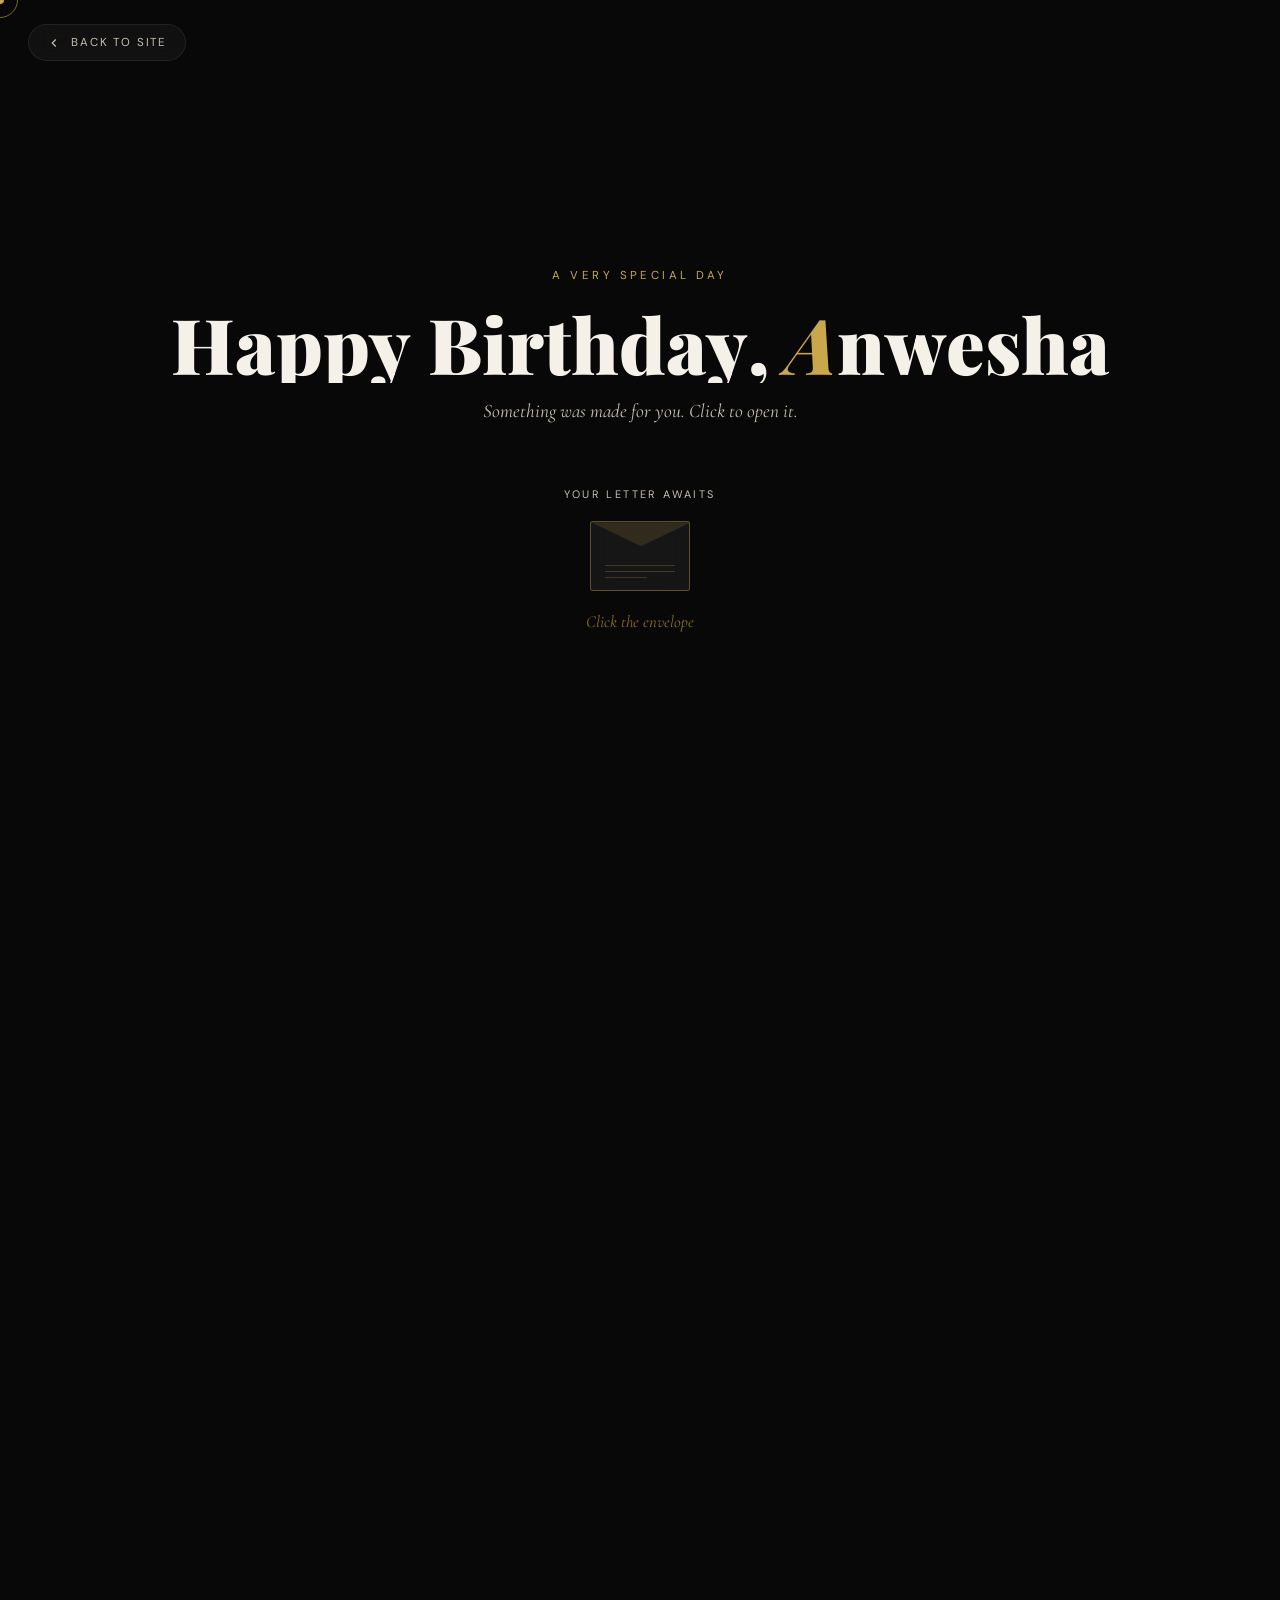
<file: birthday.html>
<!DOCTYPE html>
<html lang="en">
<head>
<meta charset="UTF-8">
<meta name="viewport" content="width=device-width, initial-scale=1.0">
<title>Happy Birthday, Anwesha</title>
<link rel="preconnect" href="https://fonts.googleapis.com">
<link href="https://fonts.googleapis.com/css2?family=Great+Vibes&family=Playfair+Display:ital,wght@0,400;0,700;0,900;1,400;1,700&family=Cormorant+Garamond:ital,wght@0,300;0,400;1,300;1,400&family=DM+Sans:wght@300;400;500&display=swap" rel="stylesheet">
<style>
:root {
  --black:#080808; --deep:#111111; --panel:#161616;
  --gold:#c9a84c; --gold-light:#e4c87a; --gold-dim:#8a6e2f;
  --ivory:#f5f0e8; --ivory-dim:#c8c0b0; --white:#fff;
}
*,*::before,*::after{box-sizing:border-box;margin:0;padding:0;}
html,body{width:100%;height:100%;overflow:hidden;background:var(--black);color:var(--ivory);font-family:'DM Sans',sans-serif;cursor:none;}
body.scene-memory{overflow:hidden auto;}

/* ── Cursor ── */
.c-dot{position:fixed;width:8px;height:8px;background:var(--gold);border-radius:50%;pointer-events:none;z-index:99999;transform:translate(-50%,-50%);transition:transform .1s;}
.c-ring{position:fixed;width:36px;height:36px;border:1.5px solid var(--gold);border-radius:50%;pointer-events:none;z-index:99998;transform:translate(-50%,-50%);transition:width .2s,height .2s,opacity .2s;opacity:.6;}

/* ── Back to site ── */
.back-site{position:fixed;top:24px;left:28px;z-index:9000;display:flex;align-items:center;gap:10px;color:var(--ivory-dim);text-decoration:none;font-size:.72rem;letter-spacing:.16em;text-transform:uppercase;font-family:'DM Sans',sans-serif;transition:color .2s;padding:10px 18px;background:rgba(255,255,255,.04);backdrop-filter:blur(12px);border:1px solid rgba(255,255,255,.08);border-radius:40px;}
.back-site:hover{color:var(--gold);}
.back-site svg{width:14px;fill:none;stroke:currentColor;stroke-width:2;}

/* ── Scene base ── */
.bd-scene{position:fixed;inset:0;display:flex;flex-direction:column;align-items:center;justify-content:center;opacity:0;pointer-events:none;transition:opacity .7s ease;z-index:100;}
.bd-scene.active{opacity:1;pointer-events:all;}
.bd-scene.exit{opacity:0;pointer-events:none;}

/* ── Particles ── */
#particles{position:fixed;inset:0;pointer-events:none;z-index:0;overflow:hidden;}
.particle{position:absolute;bottom:-20px;border-radius:50%;background:var(--gold);opacity:0;animation:rise linear infinite;}
@keyframes rise{0%{opacity:0;transform:translateY(0) scale(0);}10%{opacity:.7;}90%{opacity:.15;}100%{opacity:0;transform:translateY(-110vh) scale(1.2);}}

/* ═══════════════════════════════════
   SCENE 0 — LANDING
═══════════════════════════════════ */
#scene-0{background:var(--black);}
.bd-title-wrap{text-align:center;position:relative;z-index:2;}
.bd-title-small{font-size:.72rem;letter-spacing:.3em;text-transform:uppercase;color:var(--gold);font-family:'DM Sans',sans-serif;display:block;margin-bottom:20px;opacity:0;animation:fadeUp .7s ease .3s forwards;}
.bd-title{font-family:'Playfair Display',serif;font-size:clamp(2.8rem,6vw,6rem);font-weight:900;color:var(--ivory);line-height:1.05;margin-bottom:8px;overflow:hidden;}
.bd-title .letter{display:inline-block;opacity:0;transform:translateY(60px);animation:letterDrop .6s cubic-bezier(.16,1,.3,1) forwards;}
.bd-title em{color:var(--gold);font-style:italic;}
.bd-subtitle{font-family:'Cormorant Garamond',serif;font-style:italic;font-size:1.2rem;color:var(--ivory-dim);display:block;margin-top:16px;opacity:0;animation:fadeUp .7s ease 1.4s forwards;}
@keyframes letterDrop{to{opacity:1;transform:translateY(0);}}
@keyframes fadeUp{from{opacity:0;transform:translateY(20px);}to{opacity:1;transform:translateY(0);}}

/* Envelope on scene-0 */
.envelope-cta{margin-top:64px;display:flex;flex-direction:column;align-items:center;gap:20px;opacity:0;animation:fadeUp .7s ease 1.8s forwards;}
.env-hint{font-size:.68rem;letter-spacing:.22em;text-transform:uppercase;color:var(--ivory-dim);}
.env-preview{width:100px;height:70px;position:relative;cursor:none;animation:float 3s ease-in-out infinite;}
.env-preview:hover .env-body{background:rgba(201,168,76,.12);}
@keyframes float{0%,100%{transform:translateY(0);}50%{transform:translateY(-10px);}}
.env-body{width:100px;height:70px;background:rgba(255,255,255,.06);border:1.5px solid rgba(201,168,76,.4);border-radius:3px;position:relative;backdrop-filter:blur(10px);transition:background .3s;}
.env-flap-bg{position:absolute;top:0;left:0;width:100px;height:40px;clip-path:polygon(0 0,100% 0,50% 60%);background:rgba(201,168,76,.15);border-bottom:1px solid rgba(201,168,76,.3);}
.env-lines{position:absolute;bottom:12px;left:14px;right:14px;display:flex;flex-direction:column;gap:5px;}
.env-lines span{height:1px;background:rgba(201,168,76,.25);border-radius:1px;}
.env-lines span:last-child{width:60%;}
.env-click-text{font-family:'Cormorant Garamond',serif;font-style:italic;font-size:1.05rem;color:var(--gold-dim);}

/* ═══════════════════════════════════
   SCENE 1 — ENVELOPE + LETTER
═══════════════════════════════════ */
#scene-1{background:var(--black);}
.envelope-stage{position:relative;display:flex;align-items:center;justify-content:center;width:100%;height:100%;}

/* Large envelope */
.envelope{width:340px;height:230px;position:relative;cursor:none;transform-style:preserve-3d;}
.envelope.opening .flap{animation:openFlap .6s ease forwards;}
.envelope.opening .letter-pull{animation:letterRise 1s ease .5s forwards;}
@keyframes openFlap{from{transform:rotateX(0);}to{transform:rotateX(-180deg);}}
@keyframes letterRise{from{transform:translateY(0);opacity:0;}to{transform:translateY(-280px);opacity:1;}}

.env-body-large{position:absolute;inset:0;background:rgba(255,255,255,.055);border:1.5px solid rgba(201,168,76,.35);border-radius:4px;backdrop-filter:blur(20px);}
.flap{position:absolute;top:0;left:0;width:340px;height:130px;clip-path:polygon(0 0,100% 0,50% 65%);background:rgba(201,168,76,.1);border-bottom:1px solid rgba(201,168,76,.25);transform-origin:top center;z-index:10;backface-visibility:hidden;}
.env-bottom-fold{position:absolute;bottom:0;left:0;width:340px;height:110px;clip-path:polygon(0 100%,100% 100%,50% 25%);background:rgba(201,168,76,.07);}
.env-left-fold{position:absolute;top:0;left:0;width:170px;height:230px;clip-path:polygon(0 0,0 100%,100% 50%);background:rgba(255,255,255,.03);}
.env-right-fold{position:absolute;top:0;right:0;width:170px;height:230px;clip-path:polygon(100% 0,100% 100%,0 50%);background:rgba(255,255,255,.02);}
.env-seal{position:absolute;top:50%;left:50%;transform:translate(-50%,-50%);width:36px;height:36px;border:1.5px solid rgba(201,168,76,.5);border-radius:50%;display:flex;align-items:center;justify-content:center;font-family:'Playfair Display',serif;font-size:.9rem;color:var(--gold);background:rgba(8,8,8,.5);}

.letter-pull{position:absolute;top:30px;left:30px;right:30px;height:160px;background:rgba(245,240,232,.06);border:1px solid rgba(201,168,76,.2);border-radius:2px;opacity:0;overflow:hidden;}

.envelope-instruction{position:absolute;bottom:80px;text-align:center;}
.envelope-instruction p{font-size:.72rem;letter-spacing:.2em;text-transform:uppercase;color:var(--ivory-dim);}

/* ── Full Letter overlay ── */
.letter-overlay{position:fixed;inset:0;background:rgba(8,8,8,.95);z-index:500;display:flex;align-items:center;justify-content:center;opacity:0;pointer-events:none;transition:opacity .5s;}
.letter-overlay.open{opacity:1;pointer-events:all;}
.letter-paper{background:linear-gradient(160deg,#f8f4ec 0%,#f0eadc 100%);max-width:640px;width:90vw;max-height:82vh;border-radius:2px;padding:56px 52px 48px;position:relative;overflow-y:auto;box-shadow:0 40px 120px rgba(0,0,0,.8),0 0 0 1px rgba(201,168,76,.3);transform:scale(.88) translateY(30px);transition:transform .5s cubic-bezier(.16,1,.3,1);}
.letter-overlay.open .letter-paper{transform:scale(1) translateY(0);}
.letter-paper::-webkit-scrollbar{width:4px;}
.letter-paper::-webkit-scrollbar-track{background:transparent;}
.letter-paper::-webkit-scrollbar-thumb{background:rgba(201,168,76,.4);}
.letter-close{position:absolute;top:20px;right:24px;width:32px;height:32px;background:none;border:none;cursor:none;display:flex;align-items:center;justify-content:center;color:#3a2e1e;opacity:.5;font-size:1.1rem;transition:opacity .2s;}
.letter-close:hover{opacity:1;}
.letter-header{font-family:'Playfair Display',serif;font-size:1.5rem;color:#2a1f0e;margin-bottom:32px;text-align:center;font-style:italic;}
.letter-body{font-family:'Great Vibes',cursive;font-size:1.45rem;color:#2a1f0e;line-height:1.9;}
.letter-body p{margin-bottom:20px;}
.letter-body .opening{font-size:1.7rem;font-weight:400;margin-bottom:28px;}
.letter-body .sign-off{margin-top:36px;font-size:1.6rem;}
.letter-line{height:1px;background:linear-gradient(90deg,transparent,rgba(201,168,76,.4),transparent);margin:28px 0;}
.letter-footer{text-align:right;font-family:'Cormorant Garamond',serif;font-style:italic;font-size:.85rem;color:#5a4030;margin-top:16px;}

.letter-next-wrap{position:absolute;bottom:32px;left:0;right:0;text-align:center;opacity:0;pointer-events:none;transition:opacity .4s;}
.letter-next-wrap.show{opacity:1;pointer-events:all;}
.letter-next-btn{display:inline-flex;align-items:center;gap:12px;padding:14px 36px;background:var(--gold);color:var(--black);font-family:'DM Sans',sans-serif;font-size:.78rem;letter-spacing:.18em;text-transform:uppercase;border:none;cursor:none;box-shadow:0 8px 32px rgba(201,168,76,.4);transition:background .2s,transform .2s;}
.letter-next-btn:hover{background:var(--gold-light);transform:translateY(-2px);}

/* ═══════════════════════════════════
   SCENE 2 — CAKE
═══════════════════════════════════ */
#scene-2{background:var(--black);}
.cake-scene{display:flex;flex-direction:column;align-items:center;gap:0;position:relative;z-index:2;}
.cake-title{font-family:'Playfair Display',serif;font-size:clamp(1.6rem,3vw,2.8rem);color:var(--ivory);text-align:center;margin-bottom:48px;}
.cake-title em{color:var(--gold);font-style:italic;}

/* CSS Cake */
.cake-wrap{position:relative;display:flex;flex-direction:column;align-items:center;margin-bottom:48px;}
.cake-tier{border-radius:6px;position:relative;display:flex;align-items:center;justify-content:center;}
.cake-t1{width:240px;height:68px;background:linear-gradient(180deg,#1a1004 0%,#0e0a02 100%);border:1.5px solid rgba(201,168,76,.3);margin-top:0;}
.cake-t2{width:188px;height:58px;background:linear-gradient(180deg,#1e1306 0%,#120c02 100%);border:1.5px solid rgba(201,168,76,.3);margin-top:-2px;}
.cake-t3{width:136px;height:50px;background:linear-gradient(180deg,#221607 0%,#160e03 100%);border:1.5px solid rgba(201,168,76,.3);margin-top:-2px;}
/* Gold trim lines on each tier */
.cake-tier::before{content:'';position:absolute;top:14px;left:0;right:0;height:1px;background:linear-gradient(90deg,transparent,rgba(201,168,76,.4),transparent);}
.cake-tier::after{content:'';position:absolute;bottom:10px;left:0;right:0;height:1px;background:linear-gradient(90deg,transparent,rgba(201,168,76,.25),transparent);}
/* Frosting on top tier */
.cake-t3 .frosting{position:absolute;top:-8px;left:0;right:0;height:12px;background:linear-gradient(180deg,rgba(245,240,232,.7) 0%,rgba(245,240,232,.2) 100%);border-radius:8px 8px 0 0;}
/* Cake plate */
.cake-plate{width:280px;height:14px;background:linear-gradient(180deg,rgba(201,168,76,.25) 0%,rgba(201,168,76,.08) 100%);border-radius:0 0 50% 50%;border:1px solid rgba(201,168,76,.2);border-top:none;}

/* Candle */
.candle-wrap{position:absolute;top:-90px;left:50%;transform:translateX(-50%);display:flex;flex-direction:column;align-items:center;}
.flame-wrap{position:relative;width:20px;height:36px;display:flex;align-items:flex-end;justify-content:center;}
.flame{width:12px;height:28px;background:linear-gradient(to top,#ff4800 0%,#ff8c00 30%,#ffcc00 65%,#fff5cc 100%);border-radius:50% 50% 30% 30% / 60% 60% 40% 40%;animation:flicker .25s ease-in-out infinite alternate;transform-origin:bottom center;position:relative;}
.flame-inner{position:absolute;bottom:4px;left:50%;transform:translateX(-50%);width:5px;height:14px;background:linear-gradient(to top,rgba(255,255,255,.0),rgba(255,255,255,.5));border-radius:50%;}
@keyframes flicker{
  0%{transform:scaleX(1) scaleY(1) rotate(-1.5deg);}
  100%{transform:scaleX(0.88) scaleY(1.08) rotate(1.5deg);}
}
.flame.blown{animation:blowOut .7s ease forwards;}
@keyframes blowOut{
  0%{opacity:1;transform:scaleX(1) scaleY(1);}
  20%{transform:scaleX(2.5) scaleY(.4) translateX(16px) rotate(25deg);}
  60%{opacity:.3;transform:scaleX(1.5) scaleY(.2) translateX(8px);}
  100%{opacity:0;transform:scaleX(0) scaleY(0);}
}
.flame-smoke{position:absolute;top:-12px;left:50%;transform:translateX(-50%);width:2px;height:0;background:rgba(200,200,200,.4);border-radius:2px;opacity:0;}
.flame-smoke.show{animation:smokeRise 2s ease forwards;}
@keyframes smokeRise{0%{height:0;opacity:.4;}100%{height:40px;opacity:0;transform:translateX(-50%) translateY(-30px) scaleX(4);}}
.candle-body{width:14px;height:56px;background:linear-gradient(90deg,rgba(245,240,232,.9) 0%,rgba(201,168,76,.6) 50%,rgba(245,240,232,.7) 100%);border-radius:3px 3px 2px 2px;position:relative;}
.candle-body::before{content:'';position:absolute;top:0;left:0;right:0;bottom:0;background:repeating-linear-gradient(180deg,transparent 0px,transparent 8px,rgba(201,168,76,.25) 8px,rgba(201,168,76,.25) 9px);border-radius:inherit;}
.candle-drip{width:10px;height:8px;background:rgba(245,240,232,.6);border-radius:0 0 6px 6px;position:absolute;top:-2px;left:2px;}

/* Mic section */
.mic-section{text-align:center;display:flex;flex-direction:column;align-items:center;gap:16px;}
.mic-prompt{font-size:.78rem;letter-spacing:.2em;text-transform:uppercase;color:var(--ivory-dim);}
.mic-visual{width:180px;height:48px;background:rgba(255,255,255,.04);border:1px solid rgba(201,168,76,.2);border-radius:40px;overflow:hidden;position:relative;}
.mic-bar-wrap{display:flex;align-items:center;justify-content:center;height:100%;gap:3px;padding:0 16px;}
.mic-bar{width:3px;background:var(--gold-dim);border-radius:2px;height:8px;transition:height .08s;}
.mic-btn-fallback{margin-top:8px;padding:10px 24px;background:transparent;border:1px solid rgba(201,168,76,.35);color:var(--gold-dim);font-family:'DM Sans',sans-serif;font-size:.72rem;letter-spacing:.14em;text-transform:uppercase;cursor:none;transition:background .2s,color .2s;border-radius:2px;}
.mic-btn-fallback:hover{background:rgba(201,168,76,.1);color:var(--gold);}

/* Birthday burst */
.bday-burst{position:fixed;inset:0;display:flex;flex-direction:column;align-items:center;justify-content:center;background:rgba(8,8,8,.92);z-index:800;opacity:0;pointer-events:none;transition:opacity .5s;text-align:center;}
.bday-burst.show{opacity:1;pointer-events:all;}
.bday-burst h1{font-family:'Playfair Display',serif;font-size:clamp(2.5rem,6vw,5.5rem);color:var(--gold);margin-bottom:20px;animation:burstIn .7s cubic-bezier(.16,1,.3,1) forwards;}
.bday-burst p{font-family:'Cormorant Garamond',serif;font-style:italic;font-size:1.3rem;color:var(--ivory-dim);max-width:480px;line-height:1.7;margin-bottom:48px;}
@keyframes burstIn{from{transform:scale(.5);opacity:0;}to{transform:scale(1);opacity:1;}}
.confetti-piece{position:absolute;width:8px;height:8px;opacity:0;animation:confettiFall 2.5s ease forwards;}
@keyframes confettiFall{0%{opacity:1;transform:translateY(0) rotate(0);}100%{opacity:0;transform:translateY(80vh) rotate(720deg);}}

/* ═══════════════════════════════════
   SCENE 3 — MEMORY LANE
═══════════════════════════════════ */
#scene-3{position:relative;overflow-y:auto;justify-content:flex-start;padding-top:80px;}
body.scene-memory #scene-3{pointer-events:all;}
.memory-header{text-align:center;padding:40px 40px 60px;position:relative;z-index:2;}
.memory-tag{font-size:.68rem;letter-spacing:.28em;text-transform:uppercase;color:var(--gold);font-family:'DM Sans',sans-serif;display:block;margin-bottom:16px;}
.memory-title{font-family:'Playfair Display',serif;font-size:clamp(2.8rem,6vw,6rem);font-weight:900;color:var(--ivory);line-height:1.05;}
.memory-title em{color:var(--gold);font-style:italic;}
.memory-sub{font-family:'Cormorant Garamond',serif;font-style:italic;font-size:1.15rem;color:var(--ivory-dim);margin-top:16px;max-width:500px;margin-left:auto;margin-right:auto;}

.memory-grid{display:grid;grid-template-columns:repeat(3,1fr);gap:3px;padding:0 3px;max-width:1200px;margin:0 auto;width:100%;}
.mem-item{position:relative;overflow:hidden;}
.mem-item img{width:100%;height:100%;object-fit:cover;display:block;filter:brightness(.78) contrast(1.06) saturate(.9);transition:transform .6s ease,filter .4s;}
.mem-item:hover img{transform:scale(1.05);filter:brightness(.94) contrast(1.1) saturate(1);}
.mem-item-1{grid-row:span 2;}
.mem-item-4{grid-column:span 2;}
.mem-caption{position:absolute;bottom:0;left:0;right:0;padding:24px 20px 16px;background:linear-gradient(0deg,rgba(8,8,8,.85) 0%,transparent 100%);font-family:'Cormorant Garamond',serif;font-style:italic;font-size:.95rem;color:var(--ivory-dim);opacity:0;transition:opacity .3s;}
.mem-item:hover .mem-caption{opacity:1;}

.memory-footer{padding:80px 40px 60px;text-align:center;display:flex;flex-direction:column;align-items:center;gap:20px;}
.memory-footer p{font-family:'Cormorant Garamond',serif;font-style:italic;font-size:1.2rem;color:var(--ivory-dim);max-width:440px;line-height:1.7;}
.memory-actions{display:flex;gap:16px;flex-wrap:wrap;justify-content:center;margin-top:16px;}
.btn-bd{display:inline-flex;align-items:center;gap:10px;padding:14px 36px;font-family:'DM Sans',sans-serif;font-size:.76rem;letter-spacing:.16em;text-transform:uppercase;cursor:none;transition:all .25s;border-radius:2px;}
.btn-bd-fill{background:var(--gold);color:var(--black);border:none;box-shadow:0 8px 28px rgba(201,168,76,.35);}
.btn-bd-fill:hover{background:var(--gold-light);transform:translateY(-2px);}
.btn-bd-outline{background:transparent;color:var(--gold);border:1px solid var(--gold);}
.btn-bd-outline:hover{background:rgba(201,168,76,.1);}
</style>
</head>
<body>

<div class="c-dot"></div>
<div class="c-ring"></div>

<a href="index.html" class="back-site">
  <svg viewBox="0 0 24 24"><polyline points="15 18 9 12 15 6"/></svg>
  Back to Site
</a>

<div id="particles"></div>

<!-- ════ SCENE 0 : LANDING ════ -->
<div class="bd-scene active" id="scene-0">
  <div class="bd-title-wrap">
    <span class="bd-title-small">A very special day</span>
    <h1 class="bd-title" id="bd-title-h"></h1>
    <span class="bd-subtitle">Something was made for you. Click to open it.</span>

    <div class="envelope-cta">
      <span class="env-hint">Your letter awaits</span>
      <div class="env-preview" id="env-preview-btn">
        <div class="env-body">
          <div class="env-flap-bg"></div>
          <div class="env-lines">
            <span></span><span></span><span></span>
          </div>
        </div>
      </div>
      <span class="env-click-text">Click the envelope</span>
    </div>
  </div>
</div>

<!-- ════ SCENE 1 : ENVELOPE → LETTER ════ -->
<div class="bd-scene" id="scene-1">
  <div class="envelope-stage">
    <div class="envelope" id="main-envelope">
      <div class="env-body-large">
        <div class="flap"></div>
        <div class="env-bottom-fold"></div>
        <div class="env-left-fold"></div>
        <div class="env-right-fold"></div>
        <div class="env-seal">A</div>
        <div class="letter-pull"></div>
      </div>
    </div>
    <div class="envelope-instruction">
      <p>Click the envelope to open your letter</p>
    </div>
  </div>

  <!-- Full Letter Overlay -->
  <div class="letter-overlay" id="letter-overlay">
    <div class="letter-paper">
      <button class="letter-close" id="letter-close">
        <svg viewBox="0 0 24 24" fill="none" stroke="currentColor" stroke-width="2" width="18"><line x1="18" y1="6" x2="6" y2="18"/><line x1="6" y1="6" x2="18" y2="18"/></svg>
      </button>
      <div class="letter-header">For Anwesha, on her birthday</div>
      <div class="letter-body">
        <p class="opening">Dear Anwesha,</p>
        <div class="letter-line"></div>
        <p>There are some years that shape you more than others. Sixteen has been one of those years — not because everything was easy, but because you were not.</p>
        <p>Growing up is never the straight line anyone imagines it to be. There are days that push back hard, moments that make you question yourself, seasons of doubt that stretch longer than they should. But here you are — sixteen, standing tall, carrying every one of those moments like quiet medals on your chest.</p>
        <p>You have fought for your place on the court, on the pitch, and in rooms that didn't always know how to hold someone like you. You have learned to be loyal not just to others, but to yourself. That is rare. That is worth celebrating.</p>
        <p>You have this extraordinary ability to make people feel seen. To show up fully for the people you love. To laugh in a way that makes a room forget its troubles for a while. Not everyone in this world has that gift. You do — and you carry it beautifully.</p>
        <div class="letter-line"></div>
        <p>So as another year begins for you, know this:</p>
        <p>Every hardship was building something. Every difficult season was carving space for the person you are becoming. The best chapters of your story are still ahead — and if the first sixteen are anything to go by, they are going to be extraordinary.</p>
        <p>May every candle you blow out tonight carry a wish that finds its way home. May every court you step onto remember your name. And may every single day ahead be worthy of the soul you have spent sixteen years growing into.</p>
        <p class="sign-off">Happy Birthday, Anwesha.</p>
        <p>The world is genuinely better with you in it.</p>
      </div>
      <div class="letter-footer">Written with love — always.</div>
    </div>

    <div class="letter-next-wrap" id="letter-next-wrap">
      <button class="letter-next-btn" id="letter-next-btn">
        Continue
        <svg viewBox="0 0 24 24" fill="none" stroke="currentColor" stroke-width="2" width="16"><line x1="5" y1="12" x2="19" y2="12"/><polyline points="12 5 19 12 12 19"/></svg>
      </button>
    </div>
  </div>
</div>

<!-- ════ SCENE 2 : CAKE ════ -->
<div class="bd-scene" id="scene-2">
  <div class="cake-scene">
    <h2 class="cake-title">Make a <em>wish</em></h2>

    <div class="cake-wrap">
      <!-- Candle -->
      <div class="candle-wrap">
        <div class="flame-wrap">
          <div class="flame" id="candle-flame">
            <div class="flame-inner"></div>
          </div>
          <div class="flame-smoke" id="flame-smoke"></div>
        </div>
        <div class="candle-body">
          <div class="candle-drip"></div>
        </div>
      </div>
      <!-- Cake tiers (top to bottom) -->
      <div class="cake-tier cake-t3"><div class="frosting"></div></div>
      <div class="cake-tier cake-t2"></div>
      <div class="cake-tier cake-t1"></div>
      <div class="cake-plate"></div>
    </div>

    <div class="mic-section" id="mic-section">
      <p class="mic-prompt">Blow into your microphone to blow out the candle</p>
      <div class="mic-visual" id="mic-visual">
        <div class="mic-bar-wrap" id="mic-bars"></div>
      </div>
      <button class="mic-btn-fallback" id="mic-start-btn">Allow Microphone</button>
      <button class="mic-btn-fallback" id="mic-click-blow" style="display:none;">Click to Blow Out</button>
    </div>
  </div>

  <!-- Birthday burst overlay -->
  <div class="bday-burst" id="bday-burst">
    <div id="confetti-container"></div>
    <h1>Happy Birthday, Anwesha</h1>
    <p>May every wish you have ever made find its way back to you tonight. You have earned every good thing that is coming.</p>
    <button class="letter-next-btn" id="cake-next-btn">
      Memory Lane
      <svg viewBox="0 0 24 24" fill="none" stroke="currentColor" stroke-width="2" width="16"><line x1="5" y1="12" x2="19" y2="12"/><polyline points="12 5 19 12 12 19"/></svg>
    </button>
  </div>
</div>

<!-- ════ SCENE 3 : MEMORY LANE ════ -->
<div class="bd-scene" id="scene-3">
  <div class="memory-header">
    <span class="memory-tag">A Collection of Moments</span>
    <h1 class="memory-title">Memory <em>Lane</em></h1>
    <p class="memory-sub">Every photo a chapter. Every chapter, unmistakably you.</p>
  </div>

  <div class="memory-grid">
    <div class="mem-item mem-item-1">
      <img src="images/img5.jpg" alt="">
      <div class="mem-caption">Dressed to be remembered</div>
    </div>
    <div class="mem-item">
      <img src="images/img1.jpg" alt="">
      <div class="mem-caption">Every road tells a story</div>
    </div>
    <div class="mem-item">
      <img src="images/img9.jpg" alt="">
      <div class="mem-caption">At the temple, simply herself</div>
    </div>
    <div class="mem-item mem-item-4">
      <img src="images/img8.jpg" alt="" style="height:320px;">
      <div class="mem-caption">Grace in motion</div>
    </div>
    <div class="mem-item">
      <img src="images/img7.jpg" alt="">
      <div class="mem-caption">Mountains and her mind</div>
    </div>
    <div class="mem-item">
      <img src="images/img4.jpg" alt="">
      <div class="mem-caption">The smile that disarms</div>
    </div>
    <div class="mem-item">
      <img src="images/img2.jpg" alt="">
      <div class="mem-caption">Warmth, always</div>
    </div>
    <div class="mem-item">
      <img src="images/img3.jpg" alt="">
      <div class="mem-caption">Mirror, mirror on the wall</div>
    </div>
    <div class="mem-item">
      <img src="images/img6.jpg" alt="">
      <div class="mem-caption">Every hero needs a mask</div>
    </div>
  </div>

  <div class="memory-footer">
    <p>Sixteen years of moments. A lifetime of more to come.</p>
    <div class="memory-actions">
      <button class="btn-bd btn-bd-fill" id="reexperience-btn">Re-experience</button>
      <a href="index.html" class="btn-bd btn-bd-outline">Back to Home</a>
    </div>
  </div>
</div>

<script>
/* ── Cursor ── */
const cDot=document.querySelector('.c-dot'),cRing=document.querySelector('.c-ring');
let mx=0,my=0,rx=0,ry=0;
document.addEventListener('mousemove',e=>{mx=e.clientX;my=e.clientY;});
(function tick(){rx+=(mx-rx)*.12;ry+=(my-ry)*.12;cDot.style.left=mx+'px';cDot.style.top=my+'px';cRing.style.left=rx+'px';cRing.style.top=ry+'px';requestAnimationFrame(tick);})();

/* ── Particles ── */
(function(){
  const c=document.getElementById('particles');
  for(let i=0;i<28;i++){
    const p=document.createElement('div');
    p.className='particle';
    const s=3+Math.random()*7;
    Object.assign(p.style,{
      left:Math.random()*100+'%',
      width:s+'px',height:s+'px',
      opacity:Math.random()*.5+.1,
      animationDuration:(12+Math.random()*20)+'s',
      animationDelay:(-Math.random()*20)+'s'
    });
    c.appendChild(p);
  }
})();

/* ── Title animation ── */
(function(){
  const title='Happy Birthday, Anwesha';
  const el=document.getElementById('bd-title-h');
  title.split('').forEach((ch,i)=>{
    const s=document.createElement('span');
    s.className='letter'+(ch==='A'&&i>6?' ':'')+' ';
    s.textContent=ch===' '?'\u00a0':ch;
    if(ch==='A'&&i>6||ch==='G') { s.style.color='var(--gold)'; s.style.fontStyle='italic'; }
    s.style.animationDelay=(.6+i*.04)+'s';
    el.appendChild(s);
  });
})();

/* ── Scene management ── */
let currentScene=0;
function goScene(n){
  const scenes=document.querySelectorAll('.bd-scene');
  scenes.forEach((s,i)=>{
    s.classList.remove('active','exit');
    if(i===n){
      setTimeout(()=>s.classList.add('active'),50);
      if(n===3){document.body.classList.add('scene-memory');s.style.position='relative';s.style.overflow='visible';}
      else{document.body.classList.remove('scene-memory');s.style.position='';s.style.overflow='';}
    }
  });
  currentScene=n;
}

/* ── Scene 0 → 1 ── */
document.getElementById('env-preview-btn').addEventListener('click',()=>goScene(1));

/* ── Scene 1 envelope ── */
const mainEnv=document.getElementById('main-envelope');
const letterOverlay=document.getElementById('letter-overlay');
let letterOpened=false;
mainEnv.addEventListener('click',()=>{
  if(letterOpened)return;
  letterOpened=true;
  mainEnv.classList.add('opening');
  setTimeout(()=>{letterOverlay.classList.add('open');},900);
});

/* Letter close → show Next button */
const letterClose=document.getElementById('letter-close');
const letterNextWrap=document.getElementById('letter-next-wrap');
letterClose.addEventListener('click',()=>{
  letterOverlay.classList.remove('open');
  setTimeout(()=>{letterNextWrap.classList.add('show');},500);
});

document.getElementById('letter-next-btn').addEventListener('click',()=>{
  letterNextWrap.classList.remove('show');
  goScene(2);
  setupMic();
});

/* ── Scene 2 — Candle & Mic ── */
let candleBlown=false;
function blowCandle(){
  if(candleBlown)return;
  candleBlown=true;
  const flame=document.getElementById('candle-flame');
  const smoke=document.getElementById('flame-smoke');
  flame.classList.add('blown');
  smoke.classList.add('show');
  setTimeout(()=>{showBdayBurst();},800);
}

function showBdayBurst(){
  const burst=document.getElementById('bday-burst');
  burst.classList.add('show');
  spawnConfetti();
}

function spawnConfetti(){
  const container=document.getElementById('confetti-container');
  const colors=['#c9a84c','#e4c87a','#f5f0e8','#8a6e2f','#ffffff'];
  for(let i=0;i<60;i++){
    const p=document.createElement('div');
    p.className='confetti-piece';
    Object.assign(p.style,{
      left:Math.random()*100+'vw',
      top:(Math.random()*30)+'vh',
      background:colors[Math.floor(Math.random()*colors.length)],
      animationDelay:Math.random()*1.5+'s',
      animationDuration:(2+Math.random()*2)+'s',
      borderRadius:Math.random()>.5?'50%':'2px',
      width:(6+Math.random()*8)+'px',height:(6+Math.random()*8)+'px',
    });
    container.appendChild(p);
    setTimeout(()=>p.remove(),4000);
  }
}

document.getElementById('cake-next-btn').addEventListener('click',()=>goScene(3));

/* Mic setup */
const micBars=document.getElementById('mic-bars');
for(let i=0;i<20;i++){const b=document.createElement('div');b.className='mic-bar';micBars.appendChild(b);}
const bars=micBars.querySelectorAll('.mic-bar');

let audioCtx,analyser,dataArr,micStream,blowTimer=0;
document.getElementById('mic-start-btn').addEventListener('click',setupMic);
function setupMic(){
  const startBtn=document.getElementById('mic-start-btn');
  startBtn.style.display='none';
  document.getElementById('mic-click-blow').style.display='inline-flex';
  if(!navigator.mediaDevices||!navigator.mediaDevices.getUserMedia){return;}
  navigator.mediaDevices.getUserMedia({audio:true,video:false}).then(stream=>{
    micStream=stream;
    audioCtx=new(window.AudioContext||window.webkitAudioContext)();
    analyser=audioCtx.createAnalyser();
    analyser.fftSize=256;
    dataArr=new Uint8Array(analyser.frequencyBinCount);
    audioCtx.createMediaStreamSource(stream).connect(analyser);
    document.getElementById('mic-click-blow').style.display='none';
    animateMic();
  }).catch(()=>{
    document.getElementById('mic-click-blow').style.display='inline-flex';
  });
}
document.getElementById('mic-click-blow').addEventListener('click',blowCandle);

function animateMic(){
  if(candleBlown){if(micStream)micStream.getTracks().forEach(t=>t.stop());return;}
  analyser.getByteFrequencyData(dataArr);
  const avg=dataArr.reduce((a,b)=>a+b,0)/dataArr.length;
  bars.forEach((b,i)=>{
    const h=4+(avg/255)*36*Math.abs(Math.sin(i*.5+Date.now()*.004));
    b.style.height=h+'px';
    b.style.background=avg>25?'var(--gold)':'var(--gold-dim)';
  });
  if(avg>22){blowTimer+=16;}else{blowTimer=Math.max(0,blowTimer-8);}
  if(blowTimer>420){blowCandle();}
  requestAnimationFrame(animateMic);
}

/* ── Re-experience ── */
document.getElementById('reexperience-btn').addEventListener('click',()=>{
  candleBlown=false;
  letterOpened=false;
  document.getElementById('candle-flame').classList.remove('blown');
  document.getElementById('flame-smoke').classList.remove('show');
  document.getElementById('bday-burst').classList.remove('show');
  document.getElementById('letter-overlay').classList.remove('open');
  document.getElementById('letter-next-wrap').classList.remove('show');
  document.getElementById('confetti-container').innerHTML='';
  document.getElementById('main-envelope').classList.remove('opening');
  goScene(0);
});
</script>
</body>
</html>
</file>
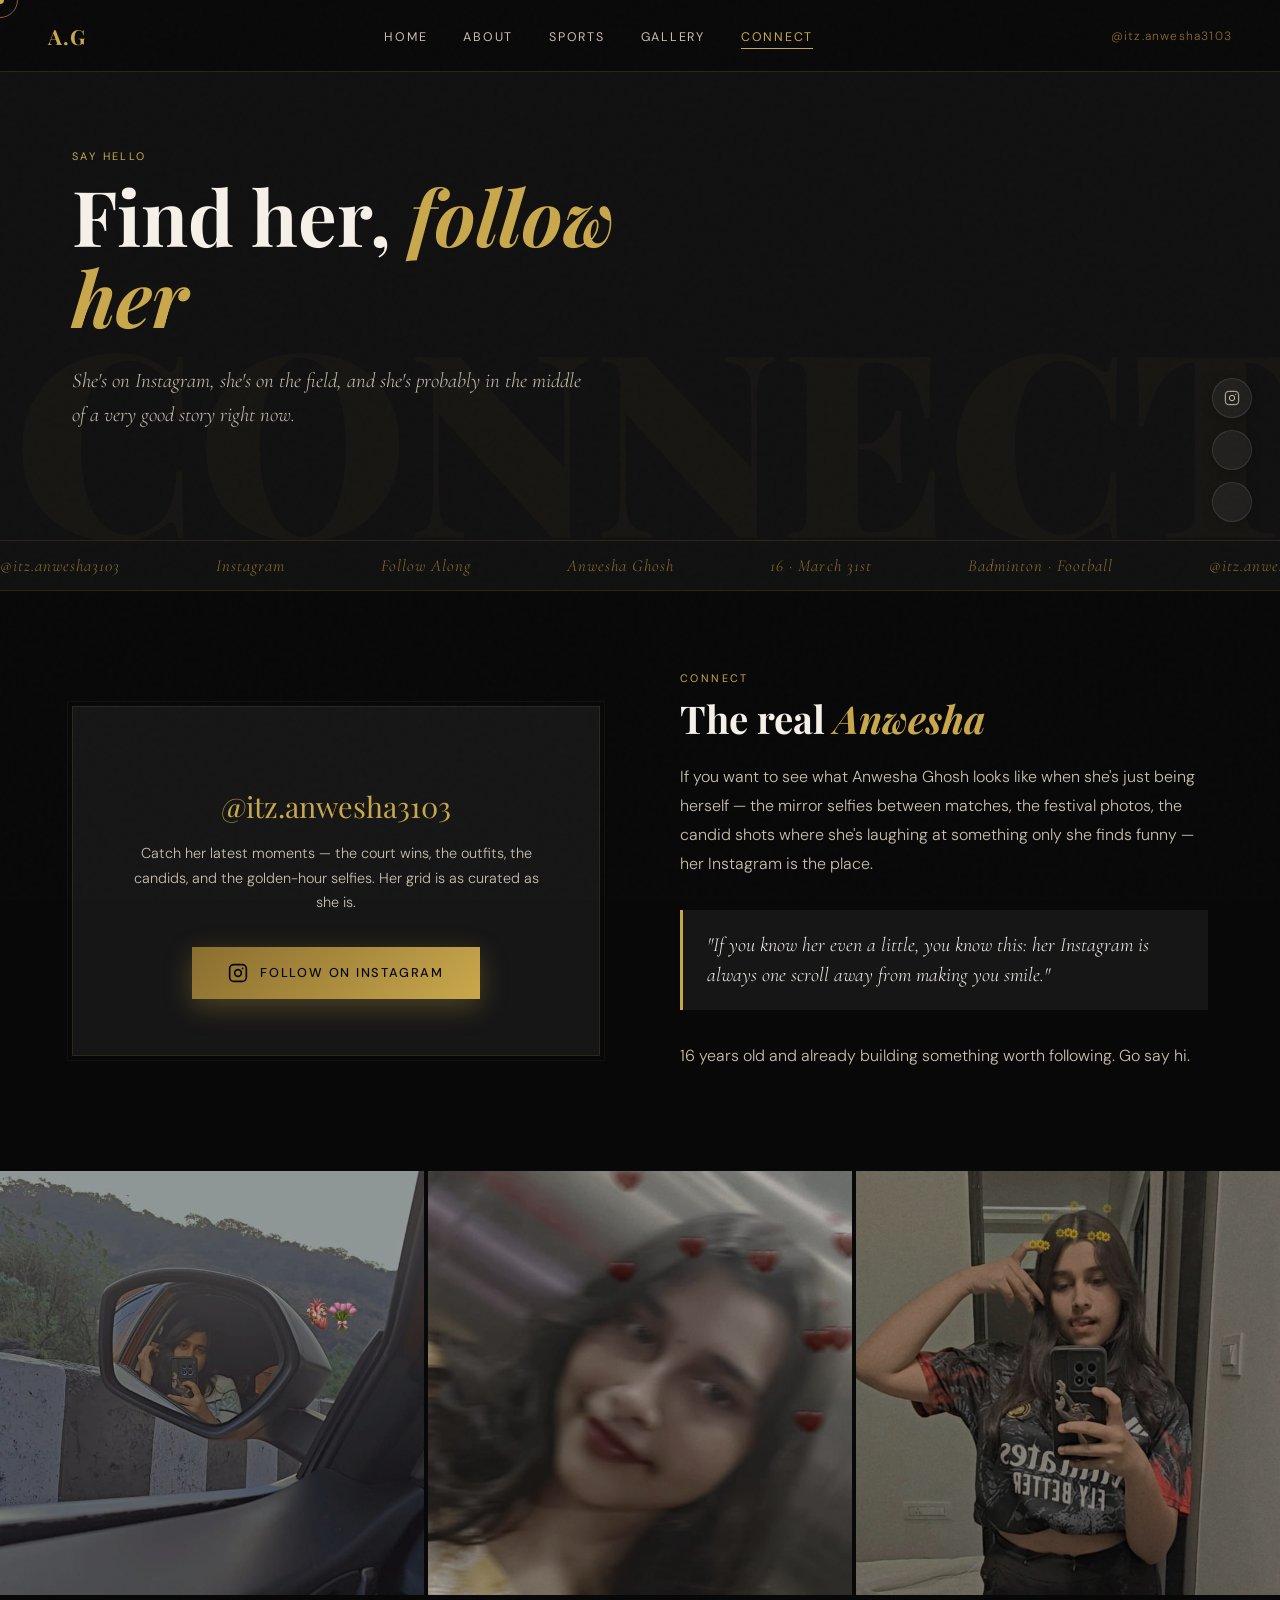
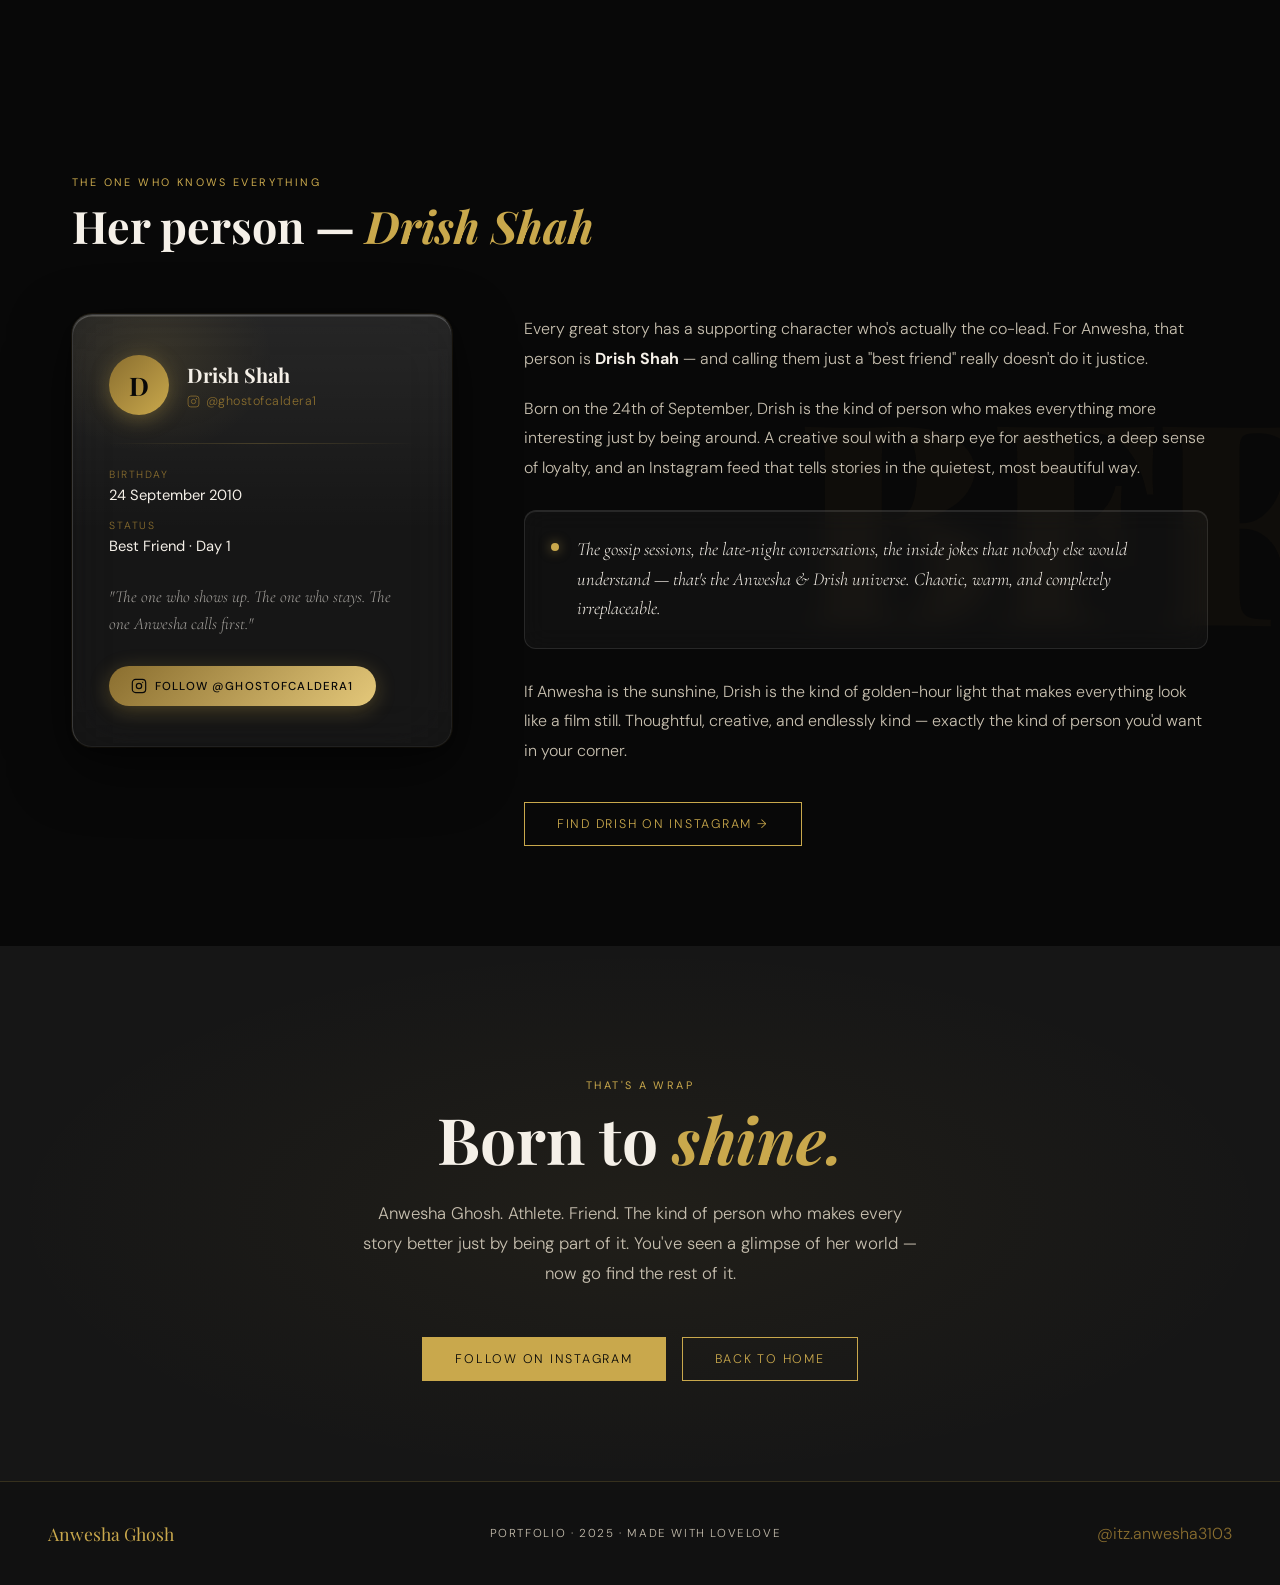
<file: connect.html>
<!DOCTYPE html>
<html lang="en">
<head>
<meta charset="UTF-8">
<meta name="viewport" content="width=device-width, initial-scale=1.0">
<title>Connect — Anwesha Ghosh</title>
<link rel="stylesheet" href="style.css">
<style>
/* ── CONNECT HERO ── */
.connect-hero {
  min-height: 60vh;
  display: flex; flex-direction: column; justify-content: center;
  padding: 120px 72px 80px;
  position: relative; overflow: hidden;
  background: var(--deep);
}
.connect-hero::before {
  content: 'CONNECT';
  position: absolute; right: -30px; bottom: -20px;
  font-family: 'Playfair Display', serif;
  font-size: 20vw; font-weight: 900;
  color: rgba(201,168,76,.035);
  line-height: 1; pointer-events: none; user-select: none;
}
.connect-hero h1 {
  font-size: clamp(3.5rem, 6vw, 8rem);
  color: var(--ivory); line-height: 1.05;
  position: relative; z-index: 1;
  max-width: 640px;
}
.connect-hero p {
  font-family: 'Cormorant Garamond', serif;
  font-style: italic; font-size: 1.3rem;
  color: var(--ivory-dim); margin-top: 28px;
  max-width: 520px; line-height: 1.6;
  position: relative; z-index: 1;
}

/* ── MAIN INSTA CARD ── */
.insta-section {
  padding: 80px 72px;
  display: grid;
  grid-template-columns: 1fr 1fr;
  gap: 80px;
  align-items: center;
}
.insta-card {
  background: var(--panel);
  padding: 56px 48px;
  text-align: center;
  position: relative;
  border: 1px solid rgba(201,168,76,.12);
}
.insta-card::before {
  content: '';
  position: absolute; inset: -6px;
  border: 1px solid rgba(201,168,76,.06);
  pointer-events: none;
}
.insta-icon {
  font-size: 3.5rem; margin-bottom: 24px; display: block;
}
.insta-handle {
  font-family: 'Playfair Display', serif;
  font-size: 1.8rem; color: var(--gold);
  display: block; margin-bottom: 16px;
}
.insta-card p {
  font-size: .9rem; line-height: 1.7;
  color: var(--ivory-dim); margin-bottom: 32px;
}
.insta-btn {
  display: inline-flex; align-items: center; gap: 12px;
  padding: 16px 36px;
  background: linear-gradient(135deg, var(--gold-dim), var(--gold));
  color: var(--black);
  font-family: 'DM Sans', sans-serif;
  font-size: .8rem; letter-spacing: .14em; text-transform: uppercase;
  text-decoration: none; cursor: none;
  font-weight: 500;
  transition: opacity .25s, transform .25s;
  box-shadow: 0 8px 28px rgba(201,168,76,.3);
}
.insta-btn:hover { opacity: .9; transform: translateY(-2px); }
.insta-btn svg { width: 20px; }

.insta-text h2 {
  font-size: clamp(2rem, 3vw, 3.2rem);
  color: var(--ivory); margin-bottom: 24px;
}
.insta-text p {
  font-size: 1.0rem; line-height: 1.8;
  color: var(--ivory-dim); margin-bottom: 20px;
}
.insta-text .quote-block {
  border-left: 3px solid var(--gold);
  padding: 20px 24px;
  background: var(--panel);
  font-family: 'Cormorant Garamond', serif;
  font-style: italic; font-size: 1.25rem;
  color: var(--ivory); line-height: 1.5;
  margin: 32px 0;
}

/* ── PHOTO FEATURE ── */
.connect-photos {
  padding: 0 0 80px;
  display: grid;
  grid-template-columns: repeat(3, 1fr);
  gap: 4px;
}
.cp-item {
  overflow: hidden; aspect-ratio: 1/1; position: relative;
}
.cp-item img {
  width: 100%; height: 100%;
  object-fit: cover; display: block;
  filter: brightness(.75);
  transition: transform .5s, filter .3s;
}
.cp-item:hover img { transform: scale(1.05); filter: brightness(.9); }
.cp-item .cp-overlay {
  position: absolute; inset: 0;
  background: rgba(8,8,8,.0);
  display: flex; align-items: center; justify-content: center;
  opacity: 0; transition: opacity .3s;
}
.cp-item:hover .cp-overlay { opacity: 1; background: rgba(8,8,8,.3); }
.cp-overlay span {
  font-family: 'Playfair Display', serif;
  font-size: 1.1rem; font-style: italic;
  color: var(--ivory);
}

/* ── BFF SECTION ── */
.bff-section {
  padding: 100px 72px;
  background: var(--black);
  position: relative; overflow: hidden;
}
.bff-bg-text {
  position: absolute; right: -40px; top: 50%;
  transform: translateY(-50%);
  font-family: 'Playfair Display', serif;
  font-size: 22vw; font-weight: 900;
  color: rgba(201,168,76,0.03);
  line-height: 1; pointer-events: none; user-select: none;
  letter-spacing: -.02em;
}
.bff-inner {
  position: relative; z-index: 2;
}
.bff-heading {
  margin-bottom: 64px;
}
.bff-heading h2 {
  font-size: clamp(2.4rem, 3.5vw, 4rem);
  color: var(--ivory);
}
.bff-layout {
  display: grid;
  grid-template-columns: 380px 1fr;
  gap: 72px;
  align-items: start;
}

/* Liquid glass card */
.bff-card {
  position: relative;
  padding: 40px 36px;
  border-radius: 20px;
  overflow: hidden;

  background: rgba(255,255,255,0.055);
  backdrop-filter: blur(28px) saturate(200%) brightness(1.1);
  -webkit-backdrop-filter: blur(28px) saturate(200%) brightness(1.1);
  border: 1px solid rgba(255,255,255,0.16);
  border-bottom-color: rgba(255,255,255,0.05);
  border-right-color: rgba(255,255,255,0.05);
  box-shadow:
    0 20px 60px rgba(0,0,0,0.55),
    0 4px 16px rgba(0,0,0,0.3),
    inset 0 1.5px 0 rgba(255,255,255,0.22),
    inset 0 -1px 0 rgba(0,0,0,0.08),
    0 0 0 1px rgba(201,168,76,0.1);
}
/* glass specular shimmer */
.bff-card::before {
  content: '';
  position: absolute; top: 0; left: 0; right: 0; height: 50%;
  background: linear-gradient(180deg, rgba(255,255,255,0.07) 0%, transparent 100%);
  border-radius: 20px 20px 0 0;
  pointer-events: none;
}
.bff-card-glow {
  position: absolute; top: -60px; left: -40px;
  width: 240px; height: 200px;
  background: radial-gradient(ellipse, rgba(201,168,76,0.12) 0%, transparent 70%);
  pointer-events: none;
}

.bff-card-top {
  display: flex; align-items: center; gap: 18px;
  margin-bottom: 28px;
  position: relative; z-index: 1;
}
.bff-avatar {
  width: 60px; height: 60px; border-radius: 50%;
  background: linear-gradient(135deg, var(--gold-dim), var(--gold));
  display: flex; align-items: center; justify-content: center;
  font-family: 'Playfair Display', serif;
  font-size: 1.6rem; font-weight: 700;
  color: var(--black);
  box-shadow: 0 4px 20px rgba(201,168,76,0.35);
  flex-shrink: 0;
}
.bff-card-info { }
.bff-name {
  display: block;
  font-family: 'Playfair Display', serif;
  font-size: 1.25rem; font-weight: 700;
  color: var(--ivory);
  margin-bottom: 5px;
}
.bff-handle {
  display: flex; align-items: center; gap: 6px;
  font-size: .78rem; color: var(--gold-dim);
  font-family: 'DM Sans', sans-serif;
  letter-spacing: .04em;
}

.bff-divider {
  height: 1px;
  background: linear-gradient(90deg, transparent, rgba(201,168,76,.25), transparent);
  margin: 0 0 24px; position: relative; z-index: 1;
}

.bff-meta {
  display: flex; flex-direction: column; gap: 14px;
  margin-bottom: 28px; position: relative; z-index: 1;
}
.bff-meta-item span {
  display: block; font-size: .65rem; letter-spacing: .18em;
  text-transform: uppercase; color: var(--gold-dim);
  font-family: 'DM Sans', sans-serif; margin-bottom: 3px;
}
.bff-meta-item strong {
  color: var(--ivory); font-family: 'DM Sans', sans-serif;
  font-weight: 400; font-size: .92rem;
}

.bff-quote {
  font-family: 'Cormorant Garamond', serif;
  font-style: italic; font-size: 1.05rem;
  color: rgba(245,240,232,0.65);
  line-height: 1.6; margin-bottom: 28px;
  position: relative; z-index: 1;
}

.bff-insta-btn {
  display: inline-flex; align-items: center; gap: 8px;
  padding: 12px 22px;
  border-radius: 40px;
  font-size: .72rem; letter-spacing: .1em; text-transform: uppercase;
  text-decoration: none; cursor: none;
  font-family: 'DM Sans', sans-serif; font-weight: 500;
  color: var(--black);
  background: linear-gradient(135deg, var(--gold-dim), var(--gold-light));
  box-shadow: 0 4px 20px rgba(201,168,76,0.3);
  transition: transform .25s, box-shadow .25s;
  position: relative; z-index: 1;
}
.bff-insta-btn:hover { transform: translateY(-2px); box-shadow: 0 8px 28px rgba(201,168,76,0.45); }

/* bff text */
.bff-text p {
  font-size: 1.0rem; line-height: 1.85;
  color: var(--ivory-dim); margin-bottom: 20px;
}
.bff-callout {
  display: flex; gap: 18px; align-items: flex-start;
  background: rgba(255,255,255,0.035);
  backdrop-filter: blur(12px);
  -webkit-backdrop-filter: blur(12px);
  border: 1px solid rgba(255,255,255,0.1);
  border-radius: 12px;
  padding: 24px 26px;
  margin: 28px 0;
  box-shadow: inset 0 1px 0 rgba(255,255,255,0.1);
}
.bff-callout-dot {
  width: 8px; height: 8px; border-radius: 50%;
  background: var(--gold); flex-shrink: 0;
  margin-top: 8px;
  box-shadow: 0 0 12px rgba(201,168,76,.6);
}
.bff-callout p {
  font-family: 'Cormorant Garamond', serif;
  font-style: italic; font-size: 1.15rem;
  color: var(--ivory) !important; margin: 0 !important;
  line-height: 1.6;
}

@media (max-width: 900px) {
  .bff-section { padding: 60px 24px; }
  .bff-layout { grid-template-columns: 1fr; gap: 40px; }
}

/* ── CLOSING ── */
.closing {
  padding: 100px 72px;
  background: var(--panel);
  text-align: center;
  position: relative; overflow: hidden;
}
.closing::before {
  content: '';
  position: absolute; inset: 0;
  background: radial-gradient(ellipse at 50% 50%, rgba(201,168,76,.06) 0%, transparent 70%);
}
.closing-content { position: relative; z-index: 1; }
.closing h2 {
  font-size: clamp(2.5rem, 5vw, 6rem);
  color: var(--ivory); margin-bottom: 24px;
}
.closing p {
  font-size: 1.05rem; line-height: 1.8;
  color: var(--ivory-dim); max-width: 560px;
  margin: 0 auto 48px;
}
.closing-actions {
  display: flex; gap: 16px; justify-content: center; flex-wrap: wrap;
}

/* Gold sparkle divider */
.sparkle-divider {
  text-align: center;
  color: var(--gold);
  font-size: 1.1rem;
  letter-spacing: .5em;
  padding: 16px;
  opacity: .5;
}

@media (max-width: 900px) {
  .connect-hero { padding: 80px 24px 60px; }
  .insta-section { grid-template-columns: 1fr; padding: 48px 24px; gap: 40px; }
  .connect-photos { grid-template-columns: repeat(2, 1fr); }
  .closing { padding: 60px 24px; }
}
</style>
</head>
<body>

<!-- SCROLL PROGRESS -->
<div id="scroll-progress"></div>

<!-- PAGE TRANSITION -->
<div id="page-transition"></div>

<!-- FLOATING SOCIAL -->
<div class="social-float">
  <a href="https://www.instagram.com/itz.anwesha3103" target="_blank" title="Instagram">
    <svg viewBox="0 0 24 24" fill="none" stroke="currentColor" stroke-width="1.5" width="16"><rect x="2" y="2" width="20" height="20" rx="5"/><circle cx="12" cy="12" r="4"/><circle cx="17.5" cy="6.5" r="1" fill="currentColor" stroke="none"/></svg>
  </a>
  <a href="sports.html" title="Sports"></a>
  <a href="gallery.html" title="Gallery"></a>
</div>

<div class="cursor-dot"></div>
<div class="cursor-ring"></div>

<nav>
  <a href="index.html" class="nav-logo">A.G</a>
  <ul class="nav-links">
    <li><a href="index.html">Home</a></li>
    <li><a href="about.html">About</a></li>
    <li><a href="sports.html">Sports</a></li>
    <li><a href="gallery.html">Gallery</a></li>
    <li><a href="connect.html">Connect</a></li>
  </ul>
  <a href="https://www.instagram.com/itz.anwesha3103" target="_blank" class="nav-insta">@itz.anwesha3103</a>
</nav>

<!-- CONNECT HERO -->
<div class="page connect-hero">
  <span class="section-tag fade-up d1">Say Hello</span>
  <h1 class="fade-up d2">
    Find her, <em class="gold-text italic-text">follow her</em>
  </h1>
  <p class="fade-up d3">
    She's on Instagram, she's on the field, and she's probably in the middle 
    of a very good story right now.
  </p>
</div>

<!-- MARQUEE -->
<div class="marquee-wrap">
  <div class="marquee-track">
    <span>@itz.anwesha3103</span><span class="dot"></span>
    <span>Instagram</span><span class="dot"></span>
    <span>Follow Along</span><span class="dot"></span>
    <span>Anwesha Ghosh</span><span class="dot"></span>
    <span>16 · March 31st</span><span class="dot"></span>
    <span>Badminton · Football</span><span class="dot"></span>
    <span>@itz.anwesha3103</span><span class="dot"></span>
    <span>Instagram</span><span class="dot"></span>
    <span>Follow Along</span><span class="dot"></span>
    <span>Anwesha Ghosh</span><span class="dot"></span>
    <span>16 · March 31st</span><span class="dot"></span>
    <span>Badminton · Football</span><span class="dot"></span>
  </div>
</div>

<!-- INSTA SECTION -->
<section class="insta-section">
  <div class="insta-card">
    <span class="insta-icon"></span>
    <span class="insta-handle">@itz.anwesha3103</span>
    <p>
      Catch her latest moments — the court wins, the outfits, the candids, 
      and the golden-hour selfies. Her grid is as curated as she is.
    </p>
    <a href="https://www.instagram.com/itz.anwesha3103" target="_blank" class="insta-btn">
      <svg viewBox="0 0 24 24" fill="none" stroke="currentColor" stroke-width="2">
        <rect x="2" y="2" width="20" height="20" rx="5" ry="5"/>
        <circle cx="12" cy="12" r="4"/>
        <circle cx="17.5" cy="6.5" r="1" fill="currentColor" stroke="none"/>
      </svg>
      Follow on Instagram
    </a>
  </div>

  <div class="insta-text">
    <span class="section-tag">Connect</span>
    <h2>The real <em class="gold-text italic-text">Anwesha</em></h2>
    <p>
      If you want to see what Anwesha Ghosh looks like when she's just being 
      herself — the mirror selfies between matches, the festival photos, the 
      candid shots where she's laughing at something only she finds funny — 
      her Instagram is the place.
    </p>

    <div class="quote-block">
      "If you know her even a little, you know this: her Instagram is always 
      one scroll away from making you smile."
    </div>

    <p>
      16 years old and already building something worth following. 
      Go say hi.
    </p>
  </div>
</section>

<!-- PHOTO ROW -->
<div class="connect-photos">
  <div class="cp-item">
    <img src="images/img1.jpg" alt="">
    <div class="cp-overlay"><span>Wanderer </span></div>
  </div>
  <div class="cp-item">
    <img src="images/img2.jpg" alt="">
    <div class="cp-overlay"><span>She glows </span></div>
  </div>
  <div class="cp-item">
    <img src="images/img3.jpg" alt="">
    <div class="cp-overlay"><span>Mirror magic </span></div>
  </div>
</div>

<!-- BESTFRIEND -->
<section class="bff-section">
  <div class="bff-bg-text">BFF</div>

  <div class="bff-inner">
    <div class="bff-heading">
      <span class="section-tag">The One Who Knows Everything</span>
      <h2>Her person — <em class="gold-text italic-text">Drish Shah</em></h2>
    </div>

    <div class="bff-layout">
      <!-- Card -->
      <div class="bff-card">
        <div class="bff-card-glow"></div>
        <div class="bff-card-top">
          <div class="bff-avatar">D</div>
          <div class="bff-card-info">
            <span class="bff-name">Drish Shah</span>
            <span class="bff-handle">
              <svg viewBox="0 0 24 24" fill="none" stroke="currentColor" stroke-width="1.5" width="13"><rect x="2" y="2" width="20" height="20" rx="5"/><circle cx="12" cy="12" r="4"/><circle cx="17.5" cy="6.5" r="1.2" fill="currentColor" stroke="none"/></svg>
              @ghostofcaldera1
            </span>
          </div>
        </div>

        <div class="bff-divider"></div>

        <div class="bff-meta">
          <div class="bff-meta-item">
            <span>Birthday</span>
            <strong>24 September 2010</strong>
          </div>
          <div class="bff-meta-item">
            <span>Status</span>
            <strong>Best Friend · Day 1</strong>
          </div>
        </div>

        <div class="bff-quote">
          "The one who shows up. The one who stays. The one Anwesha calls first."
        </div>

        <a href="https://www.instagram.com/ghostofcaldera1" target="_blank" class="bff-insta-btn">
          <svg viewBox="0 0 24 24" fill="none" stroke="currentColor" stroke-width="1.8" width="16"><rect x="2" y="2" width="20" height="20" rx="5"/><circle cx="12" cy="12" r="4"/><circle cx="17.5" cy="6.5" r="1" fill="currentColor" stroke="none"/></svg>
          Follow @ghostofcaldera1
        </a>
      </div>

      <!-- Text -->
      <div class="bff-text">
        <p>
          Every great story has a supporting character who's actually the co-lead.
          For Anwesha, that person is <strong style="color:var(--ivory)">Drish Shah</strong> — 
          and calling them just a "best friend" really doesn't do it justice.
        </p>
        <p>
          Born on the 24th of September, Drish is the kind of person who makes 
          everything more interesting just by being around. A creative soul with 
          a sharp eye for aesthetics, a deep sense of loyalty, and an Instagram 
          feed that tells stories in the quietest, most beautiful way.
        </p>

        <div class="bff-callout">
          <div class="bff-callout-dot"></div>
          <p>
            The gossip sessions, the late-night conversations, the inside jokes 
            that nobody else would understand — that's the Anwesha &amp; Drish universe.
            Chaotic, warm, and completely irreplaceable.
          </p>
        </div>

        <p>
          If Anwesha is the sunshine, Drish is the kind of golden-hour light 
          that makes everything look like a film still. Thoughtful, creative, 
          and endlessly kind — exactly the kind of person you'd want in your corner.
        </p>

        <a href="https://www.instagram.com/ghostofcaldera1" target="_blank" class="btn" style="margin-top:16px;">
          Find Drish on Instagram →
        </a>
      </div>
    </div>
  </div>
</section>

<!-- CLOSING -->
<section class="closing">
  <div class="closing-content">
    <div class="sparkle-divider">  </div>
    <span class="section-tag" style="justify-content:center; display:flex;">That's A Wrap</span>
    <h2>Born to <em class="gold-text italic-text">shine.</em></h2>
    <p>
      Anwesha Ghosh. Athlete. Friend. The kind of person who makes every story 
      better just by being part of it. You've seen a glimpse of her world — 
      now go find the rest of it.
    </p>
    <div class="closing-actions">
      <a href="https://www.instagram.com/itz.anwesha3103" target="_blank" class="btn btn-fill">
        Follow on Instagram
      </a>
      <a href="index.html" class="btn">Back to Home</a>
    </div>
  </div>
</section>

<!-- FOOTER -->
<footer>
  <span class="footer-name">Anwesha Ghosh</span>
  <span class="footer-meta">Portfolio · 2025 · Made with lovelove</span>
  <a href="https://www.instagram.com/itz.anwesha3103" target="_blank">@itz.anwesha3103</a>
</footer>

<script src="script.js"></script>
<script>
  const revealEls = document.querySelectorAll('.insta-section, .insta-card, .insta-text, .closing-content, .cp-item');
  const obs = new IntersectionObserver(entries => {
    entries.forEach(e => {
      if (e.isIntersecting) {
        e.target.style.animation = 'fadeUp .8s ease forwards';
        e.target.style.opacity = '0';
        obs.unobserve(e.target);
      }
    });
  }, { threshold: .08 });
  revealEls.forEach(el => { el.style.opacity = '0'; obs.observe(el); });
</script>
</body>
</html>
</file>
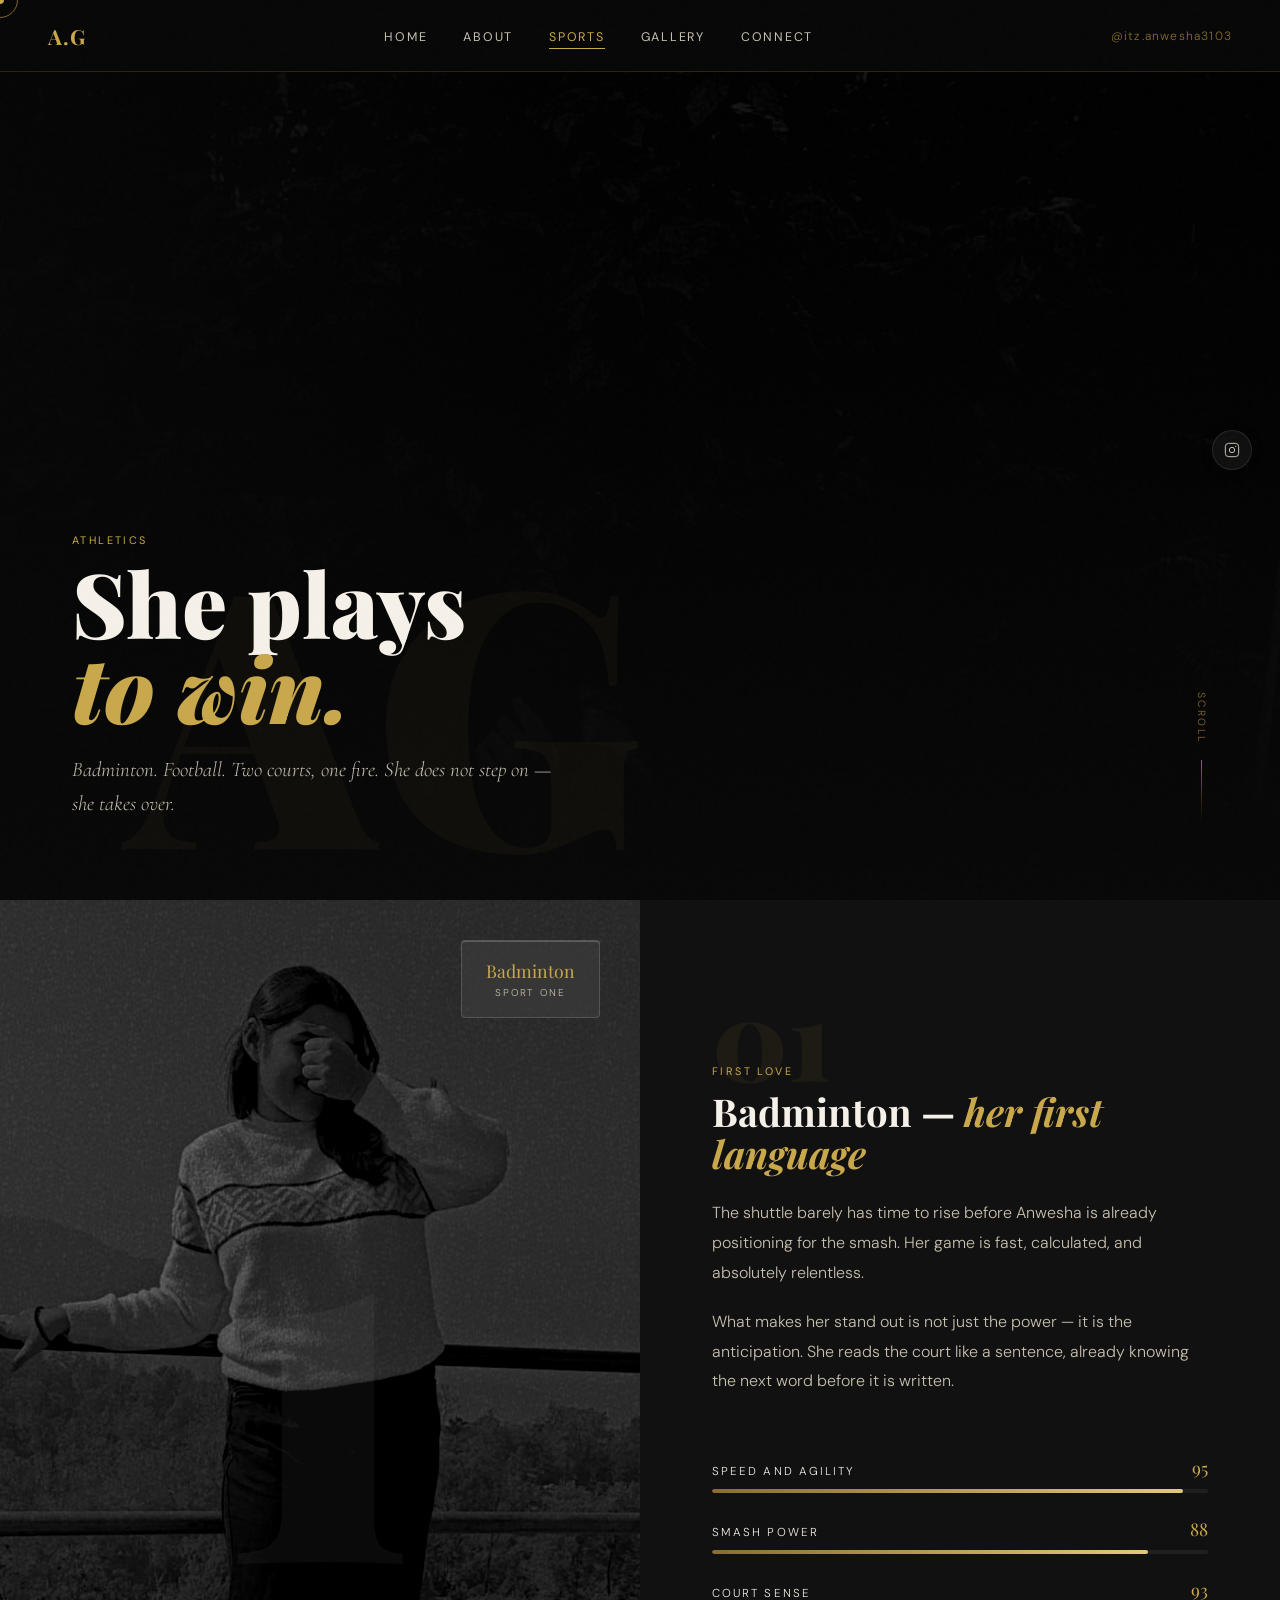
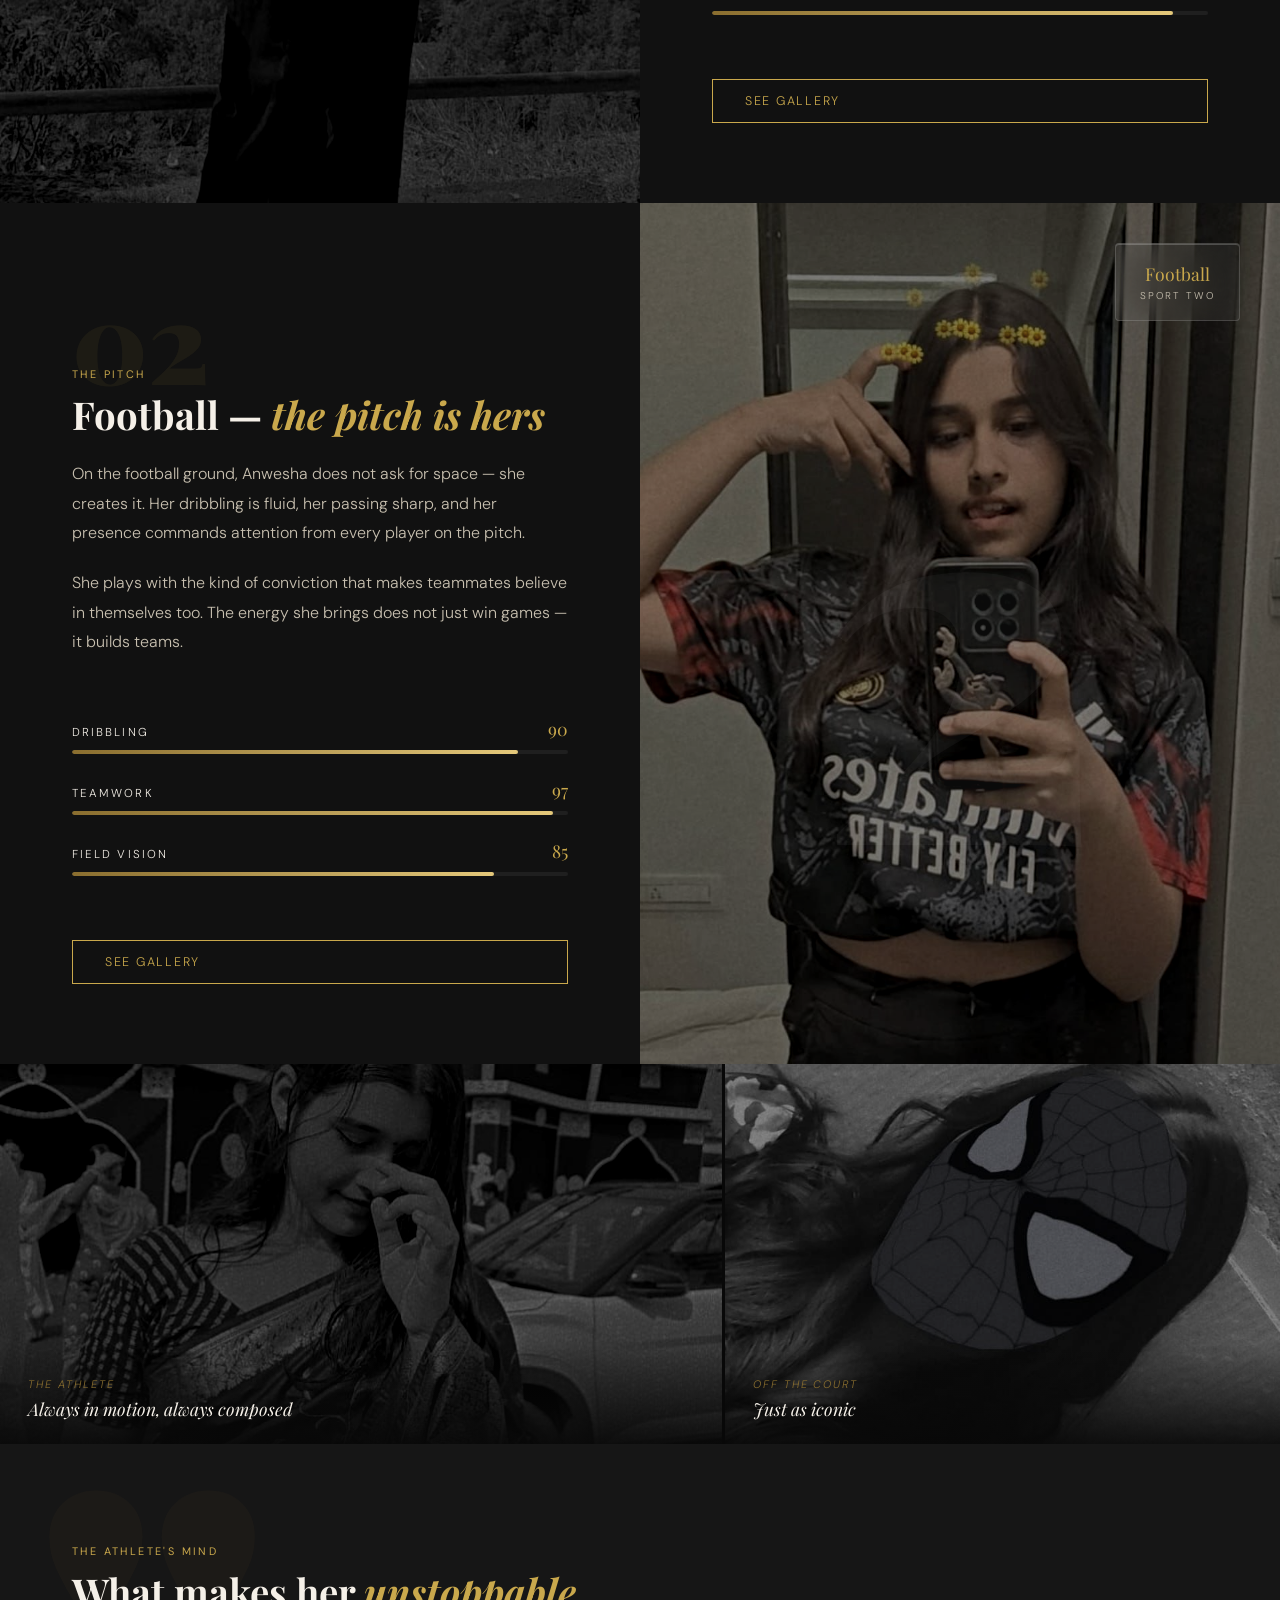
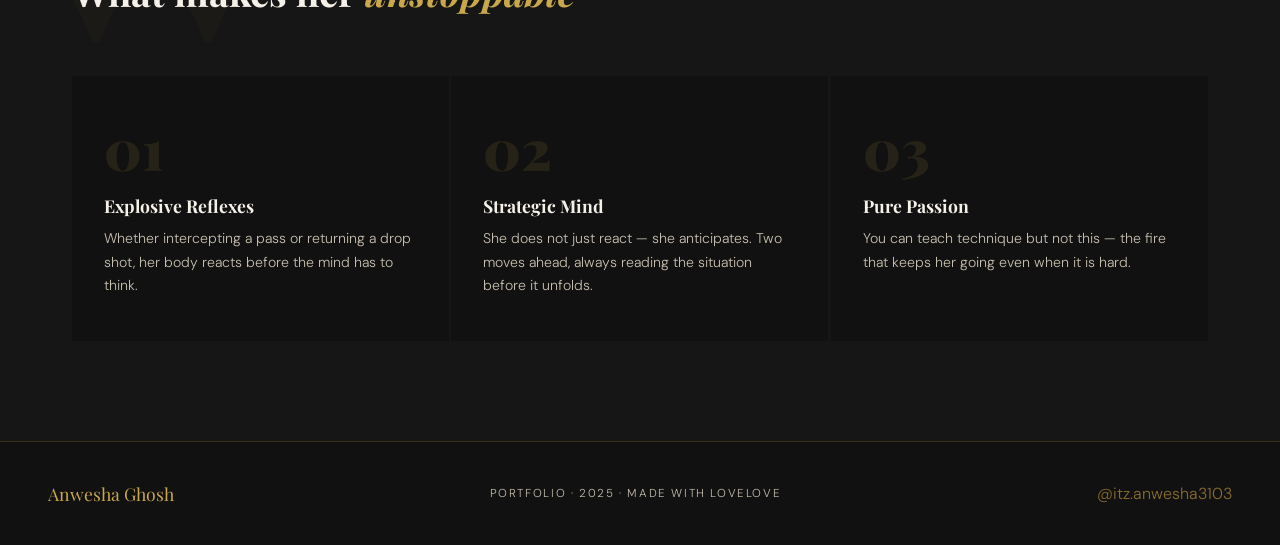
<file: sports.html>
<!DOCTYPE html>
<html lang="en">
<head>
<meta charset="UTF-8">
<meta name="viewport" content="width=device-width, initial-scale=1.0">
<title>Sports — Anwesha Ghosh</title>
<link rel="stylesheet" href="style.css">
<style>
/* ── SPORTS HERO — full bleed editorial ── */
.sports-hero {
  height: 100vh; position: relative; overflow: hidden;
  display: flex; align-items: flex-end;
}
.sh-bg {
  position: absolute; inset: 0;
  background-image: url('images/img8.jpg');
  background-size: cover; background-position: center 20%;
  filter: brightness(.25) contrast(1.15) saturate(.5);
  transform: scale(1.05);
  transition: transform 8s ease;
}
.sports-hero:hover .sh-bg { transform: scale(1.0); }
.sh-overlay {
  position: absolute; inset: 0;
  background: linear-gradient(0deg, var(--black) 0%, rgba(8,8,8,.3) 60%, transparent 100%),
              linear-gradient(90deg, rgba(8,8,8,.7) 0%, transparent 50%);
}
.sh-content {
  position: relative; z-index: 2;
  padding: 0 72px 80px;
  max-width: 700px;
}
.sh-content .sports-index {
  font-family: 'Playfair Display', serif;
  font-size: 28vw; font-weight: 900;
  color: rgba(201,168,76,.04);
  position: absolute; right: 0; bottom: 20px;
  line-height: 1; pointer-events: none;
}
.sh-content h1 {
  font-size: clamp(3.5rem, 7vw, 8rem);
  color: var(--ivory); font-weight: 900;
  line-height: .95; margin-bottom: 24px;
}
.sh-content h1 em { color: var(--gold); font-style: italic; }
.sh-content p {
  font-family: 'Cormorant Garamond', serif;
  font-style: italic; font-size: 1.3rem;
  color: var(--ivory-dim); max-width: 500px; line-height: 1.6;
}
.sh-scroll-hint {
  position: absolute; right: 72px; bottom: 80px;
  writing-mode: vertical-rl; text-orientation: mixed;
  font-size: .65rem; letter-spacing: .24em;
  text-transform: uppercase; color: var(--gold-dim);
  display: flex; flex-direction: row; align-items: center; gap: 16px;
}
.sh-scroll-hint::after {
  content: ''; width: 1px; height: 60px;
  background: linear-gradient(180deg, var(--gold-dim), transparent);
  display: block;
}

/* ── SPORT SPLIT SECTIONS ── */
.sport-split {
  display: grid; grid-template-columns: 1fr 1fr;
  min-height: 80vh;
}
.sport-split.reverse { direction: rtl; }
.sport-split.reverse > * { direction: ltr; }

.ss-visual { position: relative; overflow: hidden; }
.ss-visual img {
  width: 100%; height: 100%; object-fit: cover; display: block;
  filter: brightness(.65) contrast(1.1) saturate(.8);
  transition: transform .8s ease, filter .4s;
}
.ss-visual:hover img { transform: scale(1.04); filter: brightness(.8) contrast(1.1) saturate(.95); }

/* Big number watermark on photo */
.ss-num-bg {
  position: absolute; inset: 0;
  display: flex; align-items: center; justify-content: center;
  pointer-events: none;
  font-family: 'Playfair Display', serif;
  font-size: 40vw; font-weight: 900;
  color: rgba(255,255,255,.04); line-height: 1;
  user-select: none;
}
.ss-badge {
  position: absolute; top: 40px; right: 40px;
  padding: 18px 24px; text-align: center;
  background: rgba(255,255,255,.06);
  backdrop-filter: blur(20px);
  border: 1px solid rgba(255,255,255,.15);
  border-radius: 4px;
  box-shadow: inset 0 1px 0 rgba(255,255,255,.2);
}
.ss-badge-sport {
  display: block; font-family: 'Playfair Display', serif;
  font-size: 1.1rem; color: var(--gold); margin-bottom: 4px;
}
.ss-badge-label {
  display: block; font-size: .62rem; letter-spacing: .2em;
  text-transform: uppercase; color: var(--ivory-dim);
}

.ss-text {
  background: var(--deep);
  padding: 80px 72px;
  display: flex; flex-direction: column; justify-content: center;
}
.ss-sport-num {
  font-family: 'Playfair Display', serif;
  font-size: 7rem; font-weight: 900;
  color: rgba(201,168,76,.07); line-height: 1;
  display: block; margin-bottom: -28px;
}
.ss-text h2 {
  font-size: clamp(2rem, 3vw, 3.4rem);
  color: var(--ivory); margin-bottom: 24px;
  position: relative; z-index: 1;
}
.ss-text p {
  font-size: 1.0rem; line-height: 1.85;
  color: var(--ivory-dim); margin-bottom: 20px;
}

/* Skill bars — more dramatic */
.skills { margin: 40px 0; }
.skill { margin-bottom: 24px; }
.skill-top {
  display: flex; justify-content: space-between;
  align-items: baseline; margin-bottom: 10px;
}
.skill-name {
  font-size: .72rem; letter-spacing: .18em;
  text-transform: uppercase; color: var(--ivory);
  font-family: 'DM Sans', sans-serif;
}
.skill-pct {
  font-family: 'Playfair Display', serif;
  font-size: 1.1rem; color: var(--gold);
}
.skill-track {
  height: 4px; background: rgba(255,255,255,.06);
  position: relative; overflow: hidden; border-radius: 2px;
}
.skill-fill {
  position: absolute; left: 0; top: 0; height: 100%;
  background: linear-gradient(90deg, var(--gold-dim), var(--gold-light));
  border-radius: 2px;
  width: 0; transition: width 1.4s cubic-bezier(.16,1,.3,1);
}
.skill-fill.animate { width: var(--w); }

/* ── DUAL PHOTO ROW ── */
.dual-photo {
  display: grid; grid-template-columns: 1.3fr 1fr; gap: 3px;
  background: var(--black);
}
.dp-item { position: relative; overflow: hidden; }
.dp-item img {
  width: 100%; height: 380px; object-fit: cover; display: block;
  filter: brightness(.65) contrast(1.1) saturate(.75);
  transition: transform .6s, filter .3s;
}
.dp-item:hover img { transform: scale(1.05); filter: brightness(.85) contrast(1.1) saturate(.95); }
.dp-caption {
  position: absolute; bottom: 0; left: 0; right: 0;
  padding: 32px 28px 24px;
  background: linear-gradient(0deg, rgba(8,8,8,.9) 0%, transparent 100%);
  font-family: 'Playfair Display', serif;
  font-style: italic; font-size: 1.1rem; color: var(--ivory);
}
.dp-caption span { display: block; font-family: 'DM Sans', sans-serif; font-size: .68rem; letter-spacing: .18em; text-transform: uppercase; color: var(--gold-dim); margin-bottom: 6px; }

/* ── MINDSET SECTION ── */
.mindset {
  padding: 100px 72px;
  background: var(--panel);
  position: relative; overflow: hidden;
}
.mindset::before {
  content: '"';
  position: absolute; top: -60px; left: 32px;
  font-family: 'Playfair Display', serif;
  font-size: 36rem; font-weight: 900;
  color: rgba(201,168,76,.03); line-height: 1; pointer-events: none;
}
.mindset h2 {
  font-size: clamp(2rem, 3vw, 3.2rem);
  color: var(--ivory); margin-bottom: 64px;
  position: relative; z-index: 1;
}
.mindset-grid {
  display: grid; grid-template-columns: repeat(3,1fr); gap: 2px;
  position: relative; z-index: 1;
}
.mindset-card {
  background: var(--deep); padding: 44px 32px;
  position: relative; overflow: hidden;
  transition: background .3s;
}
.mindset-card:hover { background: #1a1a1a; }
.mindset-card::after {
  content: ''; position: absolute; top: 0; left: 0; right: 0;
  height: 2px; background: var(--gold);
  transform: scaleX(0); transform-origin: left;
  transition: transform .4s ease;
}
.mindset-card:hover::after { transform: scaleX(1); }
.mc-num {
  font-family: 'Playfair Display', serif;
  font-size: 3.5rem; font-weight: 900;
  color: rgba(201,168,76,.12); line-height: 1;
  margin-bottom: 20px; display: block;
  transition: color .3s;
}
.mindset-card:hover .mc-num { color: rgba(201,168,76,.28); }
.mindset-card h3 { font-size: 1.1rem; color: var(--ivory); margin-bottom: 12px; }
.mindset-card p { font-size: .88rem; line-height: 1.65; color: var(--ivory-dim); }

@media (max-width: 900px) {
  .sh-content { padding: 0 24px 60px; }
  .sport-split { grid-template-columns: 1fr; }
  .sport-split.reverse { direction: ltr; }
  .ss-visual { height: 50vh; }
  .ss-text { padding: 48px 24px; }
  .dual-photo { grid-template-columns: 1fr; }
  .mindset { padding: 60px 24px; }
  .mindset-grid { grid-template-columns: 1fr; }
  .sh-scroll-hint { display: none; }
}
</style>
</head>
<body>

<div id="scroll-progress"></div>
<div id="page-transition"></div>
<div class="social-float">
  <a href="https://www.instagram.com/itz.anwesha3103" target="_blank">
    <svg viewBox="0 0 24 24" fill="none" stroke="currentColor" stroke-width="1.5" width="16"><rect x="2" y="2" width="20" height="20" rx="5"/><circle cx="12" cy="12" r="4"/><circle cx="17.5" cy="6.5" r="1" fill="currentColor" stroke="none"/></svg>
  </a>
</div>

<div class="cursor-dot"></div>
<div class="cursor-ring"></div>

<nav>
  <a href="index.html" class="nav-logo">A.G</a>
  <ul class="nav-links">
    <li><a href="index.html">Home</a></li>
    <li><a href="about.html">About</a></li>
    <li><a href="sports.html">Sports</a></li>
    <li><a href="gallery.html">Gallery</a></li>
    <li><a href="connect.html">Connect</a></li>
  </ul>
  <a href="https://www.instagram.com/itz.anwesha3103" target="_blank" class="nav-insta">@itz.anwesha3103</a>
</nav>

<!-- FULL BLEED HERO -->
<section class="sports-hero page">
  <div class="sh-bg"></div>
  <div class="sh-overlay"></div>
  <div class="sh-content">
    <span class="sports-index">AG</span>
    <span class="section-tag fade-up d1">Athletics</span>
    <h1 class="fade-up d2">She plays<br><em>to win.</em></h1>
    <p class="fade-up d3">Badminton. Football. Two courts, one fire. She does not step on — she takes over.</p>
  </div>
  <div class="sh-scroll-hint">Scroll</div>
</section>

<!-- BADMINTON -->
<section class="sport-split reveal">
  <div class="ss-visual">
    <img src="images/img7.jpg" alt="Anwesha — Badminton">
    <div class="ss-num-bg">1</div>
    <div class="ss-badge">
      <span class="ss-badge-sport">Badminton</span>
      <span class="ss-badge-label">Sport One</span>
    </div>
  </div>
  <div class="ss-text">
    <span class="ss-sport-num">01</span>
    <span class="section-tag">First Love</span>
    <h2>Badminton — <em class="gold-text italic-text">her first language</em></h2>
    <p>The shuttle barely has time to rise before Anwesha is already positioning for the smash. Her game is fast, calculated, and absolutely relentless.</p>
    <p>What makes her stand out is not just the power — it is the anticipation. She reads the court like a sentence, already knowing the next word before it is written.</p>
    <div class="skills" data-skills>
      <div class="skill">
        <div class="skill-top"><span class="skill-name">Speed and Agility</span><span class="skill-pct">95</span></div>
        <div class="skill-track"><div class="skill-fill" style="--w:95%"></div></div>
      </div>
      <div class="skill">
        <div class="skill-top"><span class="skill-name">Smash Power</span><span class="skill-pct">88</span></div>
        <div class="skill-track"><div class="skill-fill" style="--w:88%"></div></div>
      </div>
      <div class="skill">
        <div class="skill-top"><span class="skill-name">Court Sense</span><span class="skill-pct">93</span></div>
        <div class="skill-track"><div class="skill-fill" style="--w:93%"></div></div>
      </div>
    </div>
    <a href="gallery.html" class="btn">See Gallery</a>
  </div>
</section>

<!-- FOOTBALL -->
<section class="sport-split reverse reveal">
  <div class="ss-visual">
    <img src="images/img3.jpg" alt="Anwesha — Football">
    <div class="ss-num-bg">2</div>
    <div class="ss-badge">
      <span class="ss-badge-sport">Football</span>
      <span class="ss-badge-label">Sport Two</span>
    </div>
  </div>
  <div class="ss-text">
    <span class="ss-sport-num">02</span>
    <span class="section-tag">The Pitch</span>
    <h2>Football — <em class="gold-text italic-text">the pitch is hers</em></h2>
    <p>On the football ground, Anwesha does not ask for space — she creates it. Her dribbling is fluid, her passing sharp, and her presence commands attention from every player on the pitch.</p>
    <p>She plays with the kind of conviction that makes teammates believe in themselves too. The energy she brings does not just win games — it builds teams.</p>
    <div class="skills" data-skills>
      <div class="skill">
        <div class="skill-top"><span class="skill-name">Dribbling</span><span class="skill-pct">90</span></div>
        <div class="skill-track"><div class="skill-fill" style="--w:90%"></div></div>
      </div>
      <div class="skill">
        <div class="skill-top"><span class="skill-name">Teamwork</span><span class="skill-pct">97</span></div>
        <div class="skill-track"><div class="skill-fill" style="--w:97%"></div></div>
      </div>
      <div class="skill">
        <div class="skill-top"><span class="skill-name">Field Vision</span><span class="skill-pct">85</span></div>
        <div class="skill-track"><div class="skill-fill" style="--w:85%"></div></div>
      </div>
    </div>
    <a href="gallery.html" class="btn">See Gallery</a>
  </div>
</section>

<!-- DUAL PHOTO -->
<div class="dual-photo reveal">
  <div class="dp-item">
    <img src="images/img9.jpg" alt="">
    <div class="dp-caption"><span>The Athlete</span>Always in motion, always composed</div>
  </div>
  <div class="dp-item">
    <img src="images/img6.jpg" alt="">
    <div class="dp-caption"><span>Off the Court</span>Just as iconic</div>
  </div>
</div>

<!-- MINDSET -->
<section class="mindset">
  <span class="section-tag">The Athlete's Mind</span>
  <h2>What makes her <em class="gold-text italic-text">unstoppable</em></h2>
  <div class="mindset-grid">
    <div class="mindset-card tilt-card reveal">
      <span class="mc-num">01</span>
      <h3>Explosive Reflexes</h3>
      <p>Whether intercepting a pass or returning a drop shot, her body reacts before the mind has to think.</p>
    </div>
    <div class="mindset-card tilt-card reveal">
      <span class="mc-num">02</span>
      <h3>Strategic Mind</h3>
      <p>She does not just react — she anticipates. Two moves ahead, always reading the situation before it unfolds.</p>
    </div>
    <div class="mindset-card tilt-card reveal">
      <span class="mc-num">03</span>
      <h3>Pure Passion</h3>
      <p>You can teach technique but not this — the fire that keeps her going even when it is hard.</p>
    </div>
  </div>
</section>

<footer>
  <span class="footer-name">Anwesha Ghosh</span>
  <span class="footer-meta">Portfolio · 2025 · Made with lovelove</span>
  <a href="https://www.instagram.com/itz.anwesha3103" target="_blank">@itz.anwesha3103</a>
</footer>

<script src="script.js"></script>
<script>
// Animate skill bars on scroll
const skillSections = document.querySelectorAll('[data-skills]');
const skillObs = new IntersectionObserver(entries => {
  entries.forEach(e => {
    if (e.isIntersecting) {
      e.target.querySelectorAll('.skill-fill').forEach((f, i) => {
        setTimeout(() => f.classList.add('animate'), i * 150);
      });
      skillObs.unobserve(e.target);
    }
  });
}, { threshold: 0.3 });
skillSections.forEach(s => skillObs.observe(s));
</script>
</body>
</html>
</file>
<file: style.css>
@import url('https://fonts.googleapis.com/css2?family=Playfair+Display:ital,wght@0,400;0,500;0,600;0,700;0,900;1,400;1,700&family=Cormorant+Garamond:ital,wght@0,300;0,400;0,500;1,300;1,400&family=DM+Sans:wght@300;400;500&display=swap');

:root {
  --black: #080808;
  --deep: #111111;
  --panel: #161616;
  --gold: #c9a84c;
  --gold-light: #e4c87a;
  --gold-dim: #8a6e2f;
  --ivory: #f5f0e8;
  --ivory-dim: #c8c0b0;
  --white: #ffffff;
  --nav-h: 72px;
}

*, *::before, *::after { box-sizing: border-box; margin: 0; padding: 0; }

html { scroll-behavior: smooth; }

body {
  background: var(--black);
  color: var(--ivory);
  font-family: 'DM Sans', sans-serif;
  font-weight: 300;
  cursor: none;
  overflow-x: hidden;
}

/* ── Custom Cursor ── */
.cursor-dot {
  width: 8px; height: 8px;
  background: var(--gold);
  border-radius: 50%;
  position: fixed; top: 0; left: 0;
  pointer-events: none; z-index: 9999;
  transform: translate(-50%,-50%);
  transition: transform .1s;
}
.cursor-ring {
  width: 36px; height: 36px;
  border: 1.5px solid var(--gold);
  border-radius: 50%;
  position: fixed; top: 0; left: 0;
  pointer-events: none; z-index: 9998;
  transform: translate(-50%,-50%);
  transition: transform .12s ease, width .2s, height .2s, opacity .2s;
  opacity: .6;
}
body:hover .cursor-ring { opacity: .6; }

/* ── Noise overlay ── */
body::before {
  content: '';
  position: fixed; inset: 0;
  background-image: url("data:image/svg+xml,%3Csvg viewBox='0 0 200 200' xmlns='http://www.w3.org/2000/svg'%3E%3Cfilter id='n'%3E%3CfeTurbulence type='fractalNoise' baseFrequency='.9' numOctaves='4' stitchTiles='stitch'/%3E%3C/filter%3E%3Crect width='100%25' height='100%25' filter='url(%23n)' opacity='.04'/%3E%3C/svg%3E");
  pointer-events: none; z-index: 9000; opacity: .4;
}

/* ── Navigation ── */
nav {
  position: fixed; top: 0; left: 0; right: 0;
  height: var(--nav-h);
  background: rgba(8,8,8,.88);
  backdrop-filter: blur(14px);
  border-bottom: 1px solid rgba(201,168,76,.18);
  display: flex; align-items: center;
  justify-content: space-between;
  padding: 0 48px;
  z-index: 8000;
}

.nav-logo {
  font-family: 'Playfair Display', serif;
  font-size: 1.3rem;
  font-weight: 700;
  color: var(--gold);
  letter-spacing: .06em;
  text-decoration: none;
  transition: opacity .2s;
}
.nav-logo:hover { opacity: .75; }

.nav-links {
  display: flex; align-items: center; gap: 36px;
  list-style: none;
}

.nav-links a {
  font-family: 'DM Sans', sans-serif;
  font-size: .78rem;
  font-weight: 400;
  letter-spacing: .14em;
  text-transform: uppercase;
  color: var(--ivory-dim);
  text-decoration: none;
  position: relative;
  transition: color .25s;
}
.nav-links a::after {
  content: '';
  position: absolute; bottom: -4px; left: 0; right: 0;
  height: 1px;
  background: var(--gold);
  transform: scaleX(0); transform-origin: right;
  transition: transform .3s ease;
}
.nav-links a:hover,
.nav-links a.active { color: var(--gold); }
.nav-links a:hover::after,
.nav-links a.active::after { transform: scaleX(1); transform-origin: left; }

.nav-insta {
  font-size: .75rem;
  letter-spacing: .1em;
  color: var(--gold-dim);
  text-decoration: none;
  transition: color .25s;
}
.nav-insta:hover { color: var(--gold-light); }

/* ── Page wrapper ── */
.page { padding-top: var(--nav-h); min-height: 100vh; }

/* ── Gold divider ── */
.gold-line {
  display: flex; align-items: center; gap: 16px;
  margin: 12px 0;
}
.gold-line::before, .gold-line::after {
  content: ''; flex: 1;
  height: 1px; background: linear-gradient(90deg, transparent, var(--gold-dim), transparent);
}

/* ── Section headings ── */
.section-tag {
  font-size: .68rem; letter-spacing: .22em; text-transform: uppercase;
  color: var(--gold); font-family: 'DM Sans', sans-serif; font-weight: 400;
  display: block; margin-bottom: 12px;
}

h1, h2, h3 {
  font-family: 'Playfair Display', serif;
  font-weight: 700; line-height: 1.1;
}

.gold-text { color: var(--gold); }
.italic-text { font-style: italic; }

/* ── Buttons ── */
.btn {
  display: inline-flex; align-items: center; gap: 10px;
  padding: 13px 32px;
  border: 1px solid var(--gold);
  color: var(--gold);
  background: transparent;
  font-family: 'DM Sans', sans-serif;
  font-size: .78rem; letter-spacing: .14em; text-transform: uppercase;
  text-decoration: none; cursor: none;
  transition: background .25s, color .25s;
}
.btn:hover { background: var(--gold); color: var(--black); }

.btn-fill {
  background: var(--gold); color: var(--black);
}
.btn-fill:hover { background: var(--gold-light); }

/* ── Scroll hint ── */
.scroll-hint {
  display: flex; flex-direction: column; align-items: center; gap: 10px;
  font-size: .62rem; letter-spacing: .26em; text-transform: uppercase;
  color: rgba(201,168,76,0.55);
  animation: scrollBounce 2.2s ease-in-out infinite;

  /* liquid glass pill */
  padding: 14px 18px;
  background: rgba(255,255,255,0.05);
  backdrop-filter: blur(12px) saturate(160%);
  -webkit-backdrop-filter: blur(12px) saturate(160%);
  border: 1px solid rgba(255,255,255,0.1);
  border-radius: 40px;
  box-shadow: 0 4px 16px rgba(0,0,0,0.3), inset 0 1px 0 rgba(255,255,255,0.12);
}
.scroll-hint span { color: rgba(201,168,76,0.7); letter-spacing: .22em; }
.scroll-hint svg { width: 16px; fill: none; stroke: rgba(201,168,76,0.6); stroke-width: 1.8; }

@keyframes scrollBounce {
  0%, 100% { transform: translateY(0); opacity: .6; }
  50% { transform: translateY(6px); opacity: 1; }
}

/* ── Photo frame ── */
.photo-frame {
  position: relative;
  overflow: hidden;
}
.photo-frame img {
  width: 100%; height: 100%;
  object-fit: cover;
  display: block;
  transition: transform .6s ease;
  filter: brightness(.95);
}
.photo-frame:hover img { transform: scale(1.04); }
.photo-frame::after {
  content: '';
  position: absolute; inset: 0;
  background: linear-gradient(135deg, rgba(201,168,76,.06) 0%, transparent 60%);
  pointer-events: none;
}

/* ── Stat items ── */
.stat-item {
  text-align: center;
}
.stat-number {
  font-family: 'Playfair Display', serif;
  font-size: 3.2rem; font-weight: 700;
  color: var(--gold); line-height: 1;
  display: block;
}
.stat-label {
  font-size: .7rem; letter-spacing: .18em; text-transform: uppercase;
  color: var(--ivory-dim); margin-top: 6px;
}

/* ── Footer ── */
footer {
  border-top: 1px solid rgba(201,168,76,.2);
  padding: 40px 48px;
  display: flex; align-items: center; justify-content: space-between;
  background: var(--deep);
}
footer .footer-name {
  font-family: 'Playfair Display', serif;
  font-size: 1.1rem; color: var(--gold);
}
footer .footer-meta {
  font-size: .72rem; letter-spacing: .14em;
  color: var(--ivory-dim); text-transform: uppercase;
}
footer a { color: var(--gold-dim); text-decoration: none; transition: color .2s; }
footer a:hover { color: var(--gold); }

/* ── Marquee ── */
.marquee-wrap {
  overflow: hidden;
  border-top: 1px solid rgba(201,168,76,.15);
  border-bottom: 1px solid rgba(201,168,76,.15);
  padding: 14px 0;
  background: var(--deep);
}
.marquee-track {
  display: flex; gap: 0;
  animation: marqueeScroll 28s linear infinite;
  white-space: nowrap;
}
.marquee-track span {
  font-family: 'Cormorant Garamond', serif;
  font-style: italic; font-size: 1.05rem;
  color: var(--gold-dim); letter-spacing: .06em;
  padding-right: 48px;
}
.marquee-track span.dot {
  color: var(--gold); font-style: normal;
  padding-right: 48px;
}
@keyframes marqueeScroll {
  from { transform: translateX(0); }
  to { transform: translateX(-50%); }
}

/* ── Fade-in animation ── */
.fade-up {
  opacity: 0; transform: translateY(28px);
  animation: fadeUp .8s ease forwards;
}
@keyframes fadeUp {
  to { opacity: 1; transform: translateY(0); }
}

/* ── Staggered delays ── */
.d1 { animation-delay: .1s; }
.d2 { animation-delay: .25s; }
.d3 { animation-delay: .4s; }
.d4 { animation-delay: .55s; }
.d5 { animation-delay: .7s; }

/* ── Responsive ── */
@media (max-width: 768px) {
  nav { padding: 0 20px; }
  .nav-links { gap: 18px; }
  .nav-links a { font-size: .7rem; }
  .nav-insta { display: none; }
  footer { flex-direction: column; gap: 12px; text-align: center; padding: 28px 20px; }
}
@media (max-width: 520px) {
  .nav-links { gap: 12px; }
}

/* ════════════════════════════════════════
   ENHANCED FEATURES STYLES
   ════════════════════════════════════════ */

/* ── Sparkle cursor trail ── */
.cursor-sparkle {
  position: fixed;
  border-radius: 50%;
  pointer-events: none;
  z-index: 9997;
  background: radial-gradient(circle, var(--gold-light) 0%, var(--gold) 60%, transparent 100%);
  opacity: .85;
  animation: sparkle-fly .7s ease-out forwards;
}
@keyframes sparkle-fly {
  0%   { opacity: .85; transform: translate(0,0) scale(1); }
  100% { opacity: 0;   transform: translate(var(--ox), var(--oy)) scale(0); }
}

/* ── Scroll progress bar ── */
#scroll-progress {
  position: fixed; top: 0; left: 0; right: 0;
  height: 2.5px;
  background: linear-gradient(90deg, var(--gold-dim), var(--gold), var(--gold-light));
  transform: scaleX(0);
  transform-origin: left;
  z-index: 9999;
  box-shadow: 0 0 8px rgba(201,168,76,.6);
}

/* ── Page transition overlay ── */
#page-transition {
  position: fixed; inset: 0;
  background: var(--black);
  z-index: 99999;
  pointer-events: none;
  opacity: 0;
  transition: opacity .4s ease;
}
#page-transition.entering { opacity: 1; pointer-events: all; }
#page-transition.leaving  { opacity: 0; }

/* ── Splash screen ── */
#splash {
  position: fixed; inset: 0;
  background: var(--black);
  z-index: 999999;
  display: flex; flex-direction: column;
  align-items: center; justify-content: center;
  gap: 0;
  transition: opacity .9s ease, visibility .9s;
}
#splash.splash-out { opacity: 0; visibility: hidden; }

.splash-monogram {
  display: flex; gap: 0; overflow: hidden;
}
.splash-letter {
  font-family: 'Playfair Display', serif;
  font-size: clamp(5rem, 14vw, 11rem);
  font-weight: 900;
  color: var(--gold);
  line-height: 1;
  opacity: 0;
  transform: translateY(40px);
  animation: splashLetterIn .7s cubic-bezier(.16,1,.3,1) forwards;
}
.splash-letter:nth-child(1) { animation-delay: .1s; }
.splash-letter:nth-child(2) { color: var(--ivory); animation-delay: .28s; }
.splash-dot {
  font-family: 'Playfair Display', serif;
  font-size: clamp(5rem, 14vw, 11rem);
  font-weight: 900;
  color: var(--gold);
  line-height: 1;
  opacity: 0;
  animation: splashLetterIn .7s cubic-bezier(.16,1,.3,1) .45s forwards;
}
@keyframes splashLetterIn {
  to { opacity: 1; transform: translateY(0); }
}
.splash-sub {
  font-family: 'Cormorant Garamond', serif;
  font-style: italic; font-size: 1.1rem;
  letter-spacing: .18em; color: var(--ivory-dim);
  opacity: 0;
  animation: splashLetterIn .6s ease .75s forwards;
  margin-top: 16px;
}
.splash-line {
  width: 0; height: 1px;
  background: linear-gradient(90deg, transparent, var(--gold), transparent);
  margin-top: 28px;
  animation: splashLineGrow 1s ease .6s forwards;
}
@keyframes splashLineGrow { to { width: 200px; } }
.splash-bar {
  width: 180px; height: 2px;
  background: rgba(255,255,255,.06);
  border-radius: 2px; margin-top: 36px; overflow: hidden;
  opacity: 0; animation: splashLetterIn .4s ease .9s forwards;
}
.splash-bar-fill {
  height: 100%;
  background: linear-gradient(90deg, var(--gold-dim), var(--gold-light));
  border-radius: 2px;
  animation: splashBarLoad 1.4s ease 1s forwards;
  width: 0;
}
@keyframes splashBarLoad { to { width: 100%; } }

/* ── Tilt card ── */
.tilt-card {
  transition: transform .5s ease;
  will-change: transform;
  transform-style: preserve-3d;
}

/* ── Global reveal ── */
.reveal {
  opacity: 0;
  transform: translateY(30px);
  transition: opacity .75s ease, transform .75s ease;
}
.reveal.revealed {
  opacity: 1;
  transform: translateY(0);
}

/* ── Birthday countdown ── */
.birthday-countdown {
  display: inline-flex; align-items: center; gap: 14px;
  padding: 18px 32px;
  background: rgba(255,255,255,0.055);
  backdrop-filter: blur(20px) saturate(180%);
  -webkit-backdrop-filter: blur(20px) saturate(180%);
  border: 1px solid rgba(255,255,255,0.15);
  border-radius: 60px;
  box-shadow:
    0 8px 32px rgba(0,0,0,0.4),
    inset 0 1px 0 rgba(255,255,255,0.2),
    0 0 0 1px rgba(201,168,76,0.08);
  margin-top: 28px;
}
.birthday-countdown .cd-icon { font-size: 1.4rem; }
#bday-countdown {
  display: flex; align-items: center; gap: 10px;
}
#bday-countdown .cd-num {
  font-family: 'Playfair Display', serif;
  font-size: 1.8rem; font-weight: 900;
  color: var(--gold); line-height: 1;
}
#bday-countdown .cd-label {
  font-size: .75rem; letter-spacing: .12em;
  color: var(--ivory-dim);
  font-family: 'DM Sans', sans-serif;
}

/* ── Polaroid wall ── */
.polaroid-section {
  padding: 80px 72px;
  background: var(--deep);
  overflow: hidden;
}
.polaroid-section h2 {
  font-size: clamp(2rem, 3vw, 3.4rem);
  color: var(--ivory); margin-bottom: 56px;
}
.polaroid-wall {
  display: flex; gap: 28px;
  flex-wrap: wrap; justify-content: center;
}
.polaroid {
  background: #f5f0e8;
  padding: 12px 12px 44px;
  box-shadow:
    0 12px 40px rgba(0,0,0,0.5),
    0 2px 8px rgba(0,0,0,0.3);
  position: relative;
  cursor: none;
  transition: transform .35s ease, box-shadow .35s;
  will-change: transform;
}
.polaroid:nth-child(1) { transform: rotate(-4deg); }
.polaroid:nth-child(2) { transform: rotate(2.5deg) translateY(-12px); }
.polaroid:nth-child(3) { transform: rotate(-1.5deg) translateY(8px); }
.polaroid:nth-child(4) { transform: rotate(3.5deg); }
.polaroid:nth-child(5) { transform: rotate(-3deg) translateY(-6px); }
.polaroid:hover {
  transform: rotate(0deg) translateY(-16px) scale(1.04) !important;
  box-shadow: 0 24px 64px rgba(0,0,0,0.65), 0 4px 16px rgba(0,0,0,0.4);
  z-index: 10;
}
.polaroid img {
  width: 180px; height: 220px;
  object-fit: cover; display: block;
  filter: brightness(.92) contrast(1.04) saturate(.9);
}
.polaroid-caption {
  position: absolute; bottom: 10px; left: 0; right: 0;
  text-align: center;
  font-family: 'Cormorant Garamond', serif;
  font-style: italic; font-size: .9rem;
  color: #3a2e1e;
}

/* ── Typewriter cursor blink ── */
#typewriter::after {
  content: '|';
  color: var(--gold);
  animation: blink .8s step-end infinite;
  margin-left: 2px;
}
@keyframes blink { 50% { opacity: 0; } }

/* ── Enhanced marquee with pause on hover ── */
.marquee-track { animation: marqueeScroll 28s linear infinite; }
.marquee-wrap:hover .marquee-track { animation-play-state: paused; }

/* ── Music vibe toggle (UI only) ── */
.vibe-toggle {
  display: flex; align-items: center; gap: 10px;
  padding: 10px 20px;
  background: rgba(255,255,255,0.05);
  backdrop-filter: blur(12px);
  -webkit-backdrop-filter: blur(12px);
  border: 1px solid rgba(255,255,255,0.1);
  border-radius: 40px;
  cursor: none;
  font-size: .72rem; letter-spacing: .14em;
  text-transform: uppercase; color: var(--ivory-dim);
  font-family: 'DM Sans', sans-serif;
  transition: background .25s;
  position: fixed; bottom: 28px; right: 28px;
  z-index: 7000;
  box-shadow: 0 4px 20px rgba(0,0,0,0.4);
}
.vibe-toggle:hover { background: rgba(201,168,76,.12); color: var(--gold); }
.vibe-icon { font-size: 1rem; animation: spin 3s linear infinite; }
@keyframes spin { to { transform: rotate(360deg); } }

/* ── Floating social bar ── */
.social-float {
  position: fixed; right: 28px; top: 50%;
  transform: translateY(-50%);
  display: flex; flex-direction: column;
  gap: 12px; z-index: 7000;
}
.social-float a {
  width: 40px; height: 40px;
  background: rgba(255,255,255,0.05);
  backdrop-filter: blur(10px);
  -webkit-backdrop-filter: blur(10px);
  border: 1px solid rgba(255,255,255,0.1);
  border-radius: 50%;
  display: flex; align-items: center; justify-content: center;
  color: var(--ivory-dim); text-decoration: none; font-size: .8rem;
  transition: background .2s, color .2s, transform .2s;
  box-shadow: 0 2px 12px rgba(0,0,0,0.3);
}
.social-float a:hover { background: rgba(201,168,76,.18); color: var(--gold); transform: scale(1.15); }

@media (max-width: 900px) {
  .polaroid-section { padding: 48px 20px; }
  .social-float { display: none; }
  .vibe-toggle { bottom: 16px; right: 16px; }
}

/* ── Birthday countdown button (when it's her birthday) ── */
.bday-open-btn {
  display: inline-flex; align-items: center; gap: 12px;
  padding: 14px 32px;
  background: linear-gradient(135deg, var(--gold-dim), var(--gold), var(--gold-light));
  color: var(--black);
  font-family: 'Playfair Display', serif;
  font-size: 1rem; font-weight: 700;
  letter-spacing: .06em;
  text-decoration: none; cursor: none;
  border: none;
  border-radius: 3px;
  box-shadow: 0 8px 36px rgba(201,168,76,.55), 0 0 60px rgba(201,168,76,.2);
  animation: birthdayPulse 2s ease-in-out infinite;
  transition: transform .2s;
}
.bday-open-btn:hover { transform: translateY(-3px); }
@keyframes birthdayPulse {
  0%, 100% { box-shadow: 0 8px 36px rgba(201,168,76,.55), 0 0 60px rgba(201,168,76,.2); }
  50%       { box-shadow: 0 8px 48px rgba(201,168,76,.8), 0 0 90px rgba(201,168,76,.35); }
}

/* ── Interest icon label (replaces emoji) ── */
.interest-icon-label {
  font-family: 'Playfair Display', serif;
  font-size: 3rem; font-weight: 900;
  color: rgba(201,168,76,.18);
  display: block; margin-bottom: 12px;
  line-height: 1;
  transition: color .3s;
}
.interest-card:hover .interest-icon-label { color: rgba(201,168,76,.35); }
</file>
